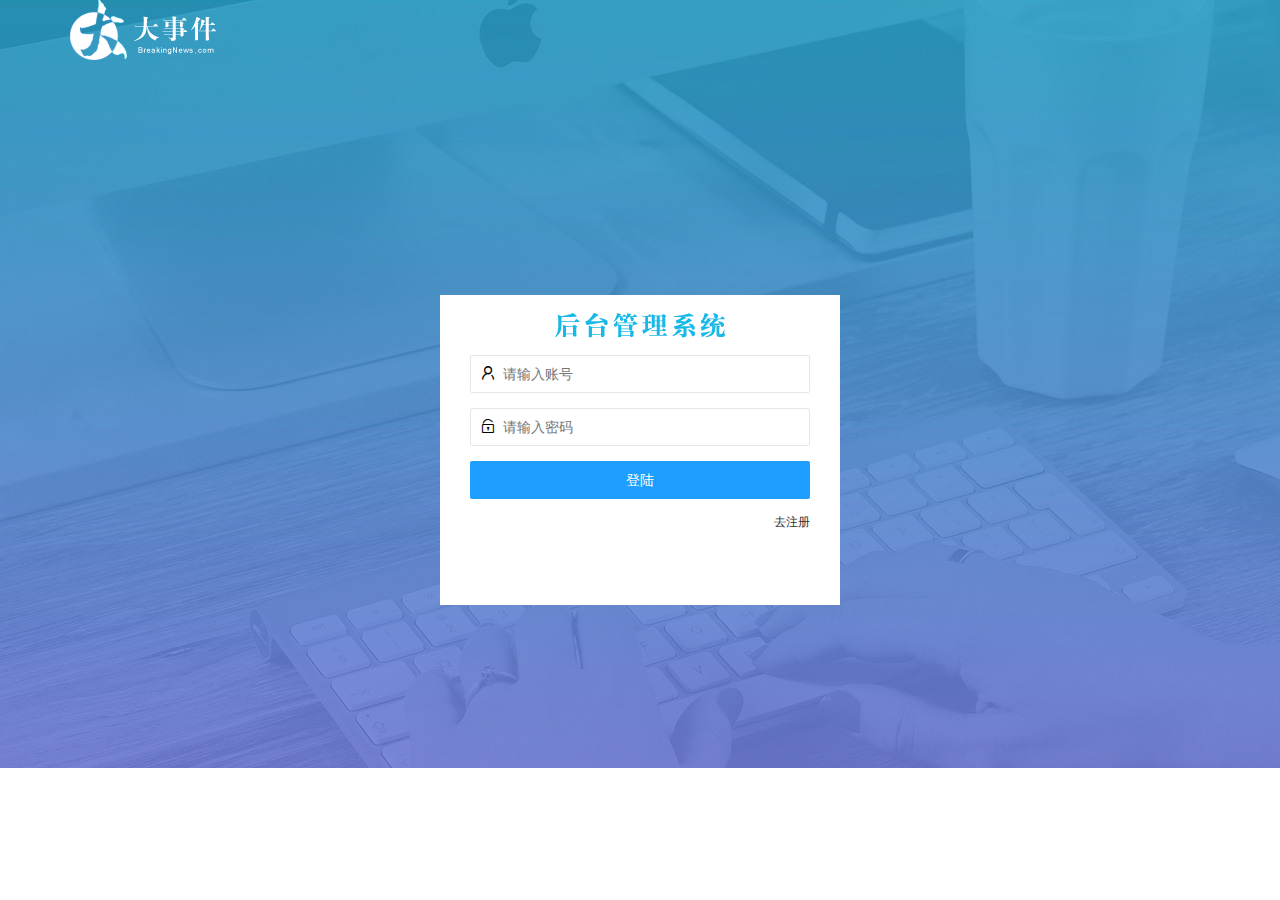
<file: login.html>
<!DOCTYPE html>
<html lang="en">

<head>
    <meta charset="UTF-8">
    <meta http-equiv="X-UA-Compatible" content="IE=edge">
    <meta name="viewport" content="width=device-width, initial-scale=1.0">
    <title>Document</title>
  
    <link rel="stylesheet" href="./assets/lib/layui/css/layui.css">
  <link rel="stylesheet" href="./assets/css/login.css">
</head>


<body>
    <div class="layui-main"><img src="./assets/images/logo.png" alt=""></div>
    <div class="loginregbox">
        <div class="titlebox"></div>
        <!-- 登陆的div login-box -->
        <div class="login_box">
            <form class="layui-form" id="form_login">
                <div class="layui-form-item">
                    <i class="layui-icon layui-icon-username"></i>   
                    <input type="text" name="username" required  lay-verify="required" placeholder="请输入账号"
                        autocomplete="off" class="layui-input">
                </div>
                <div class="layui-form-item">
                    <i class="layui-icon layui-icon-password"></i>   
                    <input type="password" name="password" required lay-verify="required|pwd" placeholder="请输入密码"
                        autocomplete="off" class="layui-input">

                </div>
                <div class="layui-form-item">
                    <button class="layui-btn layui-btn-normal layui-btn layui-btn-fluid" lay-submit>登陆</button>
                </div>

                <div class="layui-form-item links"><a href="#" id="link_reg">去注册</a></div>
            </form>
        </div>
        <!-- 注册的div reg_box -->
        <div class="reg_box">
            <form class="layui-form" id="form_reg">
                <div class="layui-form-item">
                    <i class="layui-icon layui-icon-username"></i>   
                    <input type="text" name="username" required lay-verify="required|pwd" placeholder="请输入账号"
                        autocomplete="off" class="layui-input">
                </div>
                <div class="layui-form-item">
                    <i class="layui-icon layui-icon-password"></i>
                    <input type="password" name="password" required lay-verify="required|pwd" placeholder="请输入密码"
                        autocomplete="off" class="layui-input">

                </div>
                <div class="layui-form-item">
                    <i class="layui-icon layui-icon-password"></i>
                    <input type="text" name="confirmed" required lay-verify="required|repwd" placeholder="再次确认密码"
                        autocomplete="off" class="layui-input">
                </div>
                <div class="layui-form-item">
                    <button class="layui-btn layui-btn-normal layui-btn layui-btn-fluid" lay-submit>注册</button>
                </div>
               
                <div class="layui-form-item links"><a href="#" id="link_login">去登陆</a></div>
            </form>
            
        </div>
    </div>
    <script src="./assets/lib/layui/layui.all.js"></script>
    <script src="./assets/lib/jquery.js"></script>
    <script src="./assets/js/baseAPi.js"></script>
    <script src="./assets/js/login.js"></script>
</body>

</html>
</file>
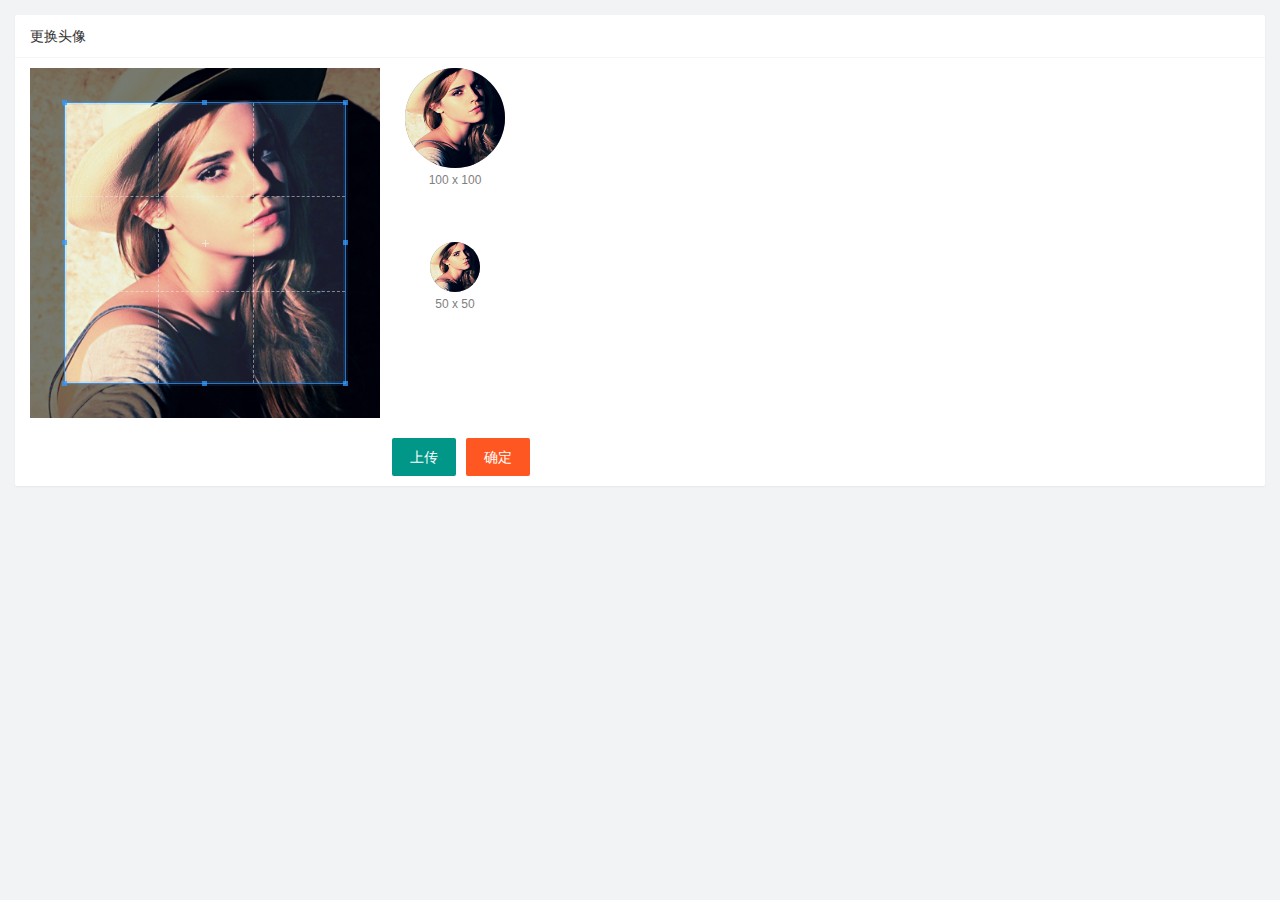
<file:  user/user-avatar.html>
<!DOCTYPE html>
<html lang="en">
<head>
    <meta charset="UTF-8">
    <meta http-equiv="X-UA-Compatible" content="IE=edge">
    <meta name="viewport" content="width=device-width, initial-scale=1.0">
    <title>Document</title>
    <link rel="stylesheet" href="../assets/lib/cropper/cropper.css">
    <link rel="stylesheet" href="../assets/lib/layui/css/layui.css">
</head>
<style>
     .layui-card-body {
     width: 500px;
   }
   
   /* 设置按钮行的样式 */
   .row2 {
     display: flex;
     justify-content: flex-end;
     margin-top: 20px;
   }
   
   /* 设置裁剪区域的样式 */
   .cropper-box {
     width: 350px;
     height: 350px;
     background-color: cyan;
     overflow: hidden;
   }
   
   /* 设置第一个预览区域的样式 */
   .w100 {
     width: 100px;
     height: 100px;
     background-color: gray;
   }
   
   /* 设置第二个预览区域的样式 */
   .w50 {
     width: 50px;
     height: 50px;
     background-color: gray;
     margin-top: 50px;
   }
   
   /* 设置预览区域下方文本的样式 */
   .size {
     font-size: 12px;
     color: gray;
     text-align: center;
   }
   
   /* 设置图片行的样式 */
   .row1 {
     display: flex;
   }
   #file{
    display:none;
   }
   
   /* 设置 preview-box 区域的的样式 */
   .preview-box {
     display: flex;
     flex-direction: column;
     flex: 1;
     align-items: center;
   }
   
   /* 设置 img-preview 区域的样式 */
   .img-preview {
     overflow: hidden;
     border-radius: 50%;
   }
    body,html{
        margin: 0;
        padding: 0;
    }
    body{
        padding: 15px;
        background-color:#f2f3f5;
    }
</style>
<body>
    
    <div class="layui-card">
        <div class="layui-card-header">更换头像</div>
        <div class="layui-card-body">
            
             <!-- 第一行的图片裁剪和预览区域 -->
     <div class="row1">
        <!-- 图片裁剪区域 -->
        <div class="cropper-box">
          <!-- 这个 img 标签很重要，将来会把它初始化为裁剪区域 -->
          <img id="image" src=" /assets/images/sample.jpg" />
        </div>
        <!-- 图片的预览区域 -->
        <div class="preview-box">
          <div>
            <!-- 宽高为 100px 的预览区域 -->
            <div class="img-preview w100"></div>
            <p class="size">100 x 100</p>
          </div>
          <div>
            <!-- 宽高为 50px 的预览区域 -->
            <div class="img-preview w50"></div>
            <p class="size">50 x 50</p>
          </div>
        </div>
      </div>
        <!-- 第二行的按钮区域 -->
    
       <div class="row2">
    
        <input type="file" id="file" accept="image/png/image/jpeg" />
        <button type="button" class="layui-btn" id="btn_file">上传</button>
        <button type="button" class="layui-btn layui-btn-danger" id="upload">确定</button>
      </div>
        </div>
      </div> 
      <script src="../assets/lib/layui/layui.all.js"></script>
      <script src="../assets/lib/jquery.js"></script>
      <script src="../assets/lib/cropper/Cropper.js"></script>
      <script src="../assets/lib/cropper/jquery-cropper.js"></script>
      <script src="../assets/js/baseAPi.js"></script>
      <script src="../assets/js/user_avatar.js"></script>
      
</body>
</html>
</file>
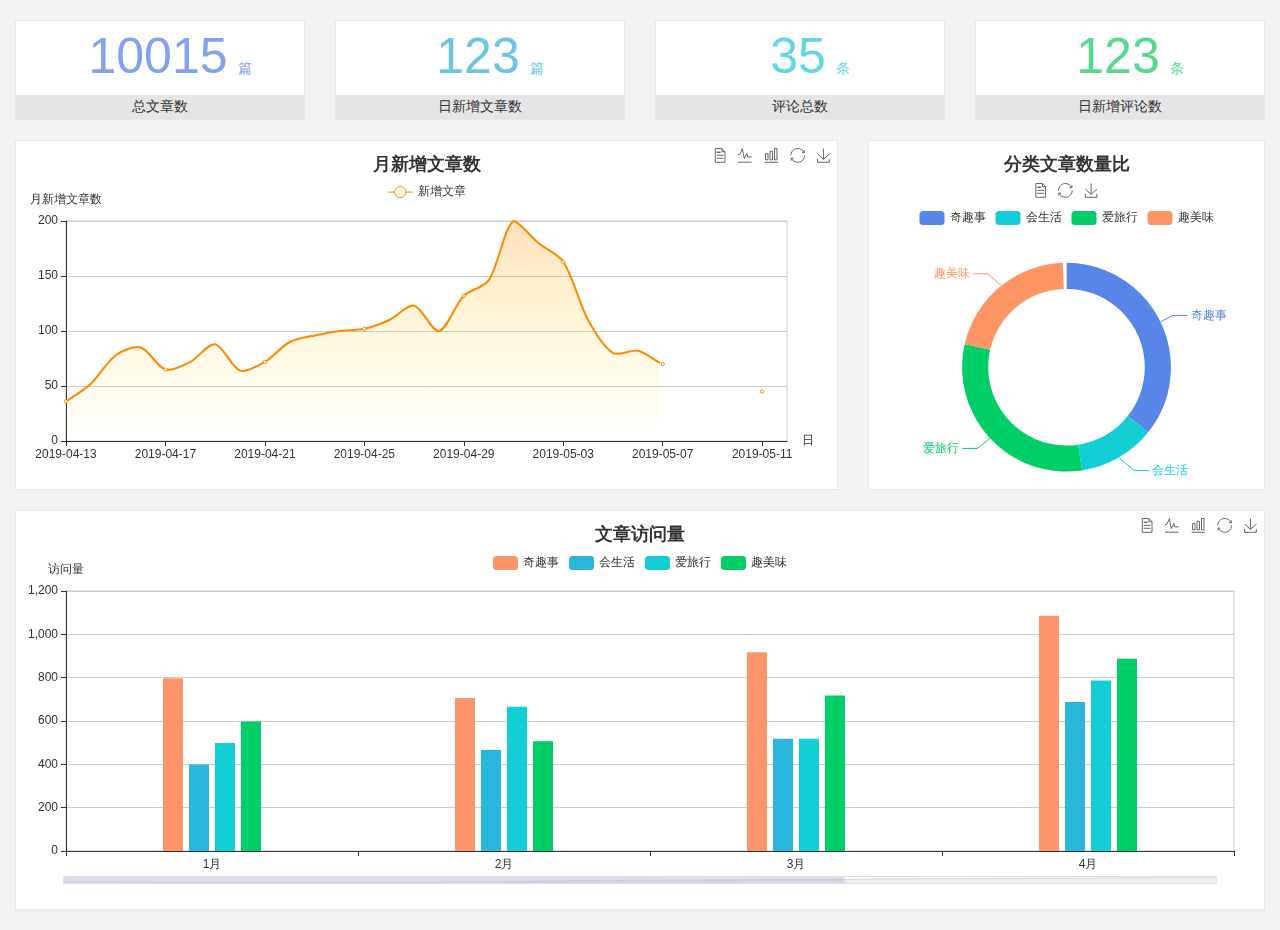
<file: home/dashboard.html>
<!DOCTYPE html>
<html lang="en">

<head>
  <meta charset="UTF-8">
  <meta name="viewport" content="width=device-width, initial-scale=1.0">
  <meta http-equiv="X-UA-Compatible" content="ie=edge">
  <title>图表统计</title>
  <link rel="stylesheet" href="../../assets/lib/bootstrap.css" />
  <link rel="stylesheet" href="../../assets/lib/main.css" />
  <script src="../../assets/lib/jquery.js"></script>
  <script type="text/javascript" src="../../assets/lib/echarts.min.js"></script>
</head>

<body>
  <div class="container-fluid">
    <div class="row spannel_list">
      <div class="col-sm-3 col-xs-6">
        <div class="spannel">
          <em>10015</em><span>篇</span>
          <b>总文章数</b>
        </div>
      </div>
      <div class="col-sm-3 col-xs-6">
        <div class="spannel scolor01">
          <em>123</em><span>篇</span>
          <b>日新增文章数</b>
        </div>
      </div>
      <div class="col-sm-3 col-xs-6">
        <div class="spannel scolor02">
          <em>35</em><span>条</span>
          <b>评论总数</b>
        </div>
      </div>
      <div class="col-sm-3 col-xs-6">
        <div class="spannel scolor03">
          <em>123</em><span>条</span>
          <b>日新增评论数</b>
        </div>
      </div>
    </div>
  </div>

  <div class="container-fluid">
    <div class="row curve-pie">
      <div class="col-lg-8 col-md-8">
        <div class="gragh_pannel" id="curve_show"></div>
      </div>
      <div class="col-lg-4 col-md-4">
        <div class="gragh_pannel" id="pie_show"></div>
      </div>
    </div>
  </div>

  <div class="container-fluid">
    <div class="column_pannel" id="column_show"></div>
  </div>

  <script>
    var oChart = echarts.init(document.getElementById('curve_show'));
    var aList_all = [
      { 'count': 36, 'date': '2019-04-13' },
      { 'count': 52, 'date': '2019-04-14' },
      { 'count': 78, 'date': '2019-04-15' },
      { 'count': 85, 'date': '2019-04-16' },
      { 'count': 65, 'date': '2019-04-17' },
      { 'count': 72, 'date': '2019-04-18' },
      { 'count': 88, 'date': '2019-04-19' },
      { 'count': 64, 'date': '2019-04-20' },
      { 'count': 72, 'date': '2019-04-21' },
      { 'count': 90, 'date': '2019-04-22' },
      { 'count': 96, 'date': '2019-04-23' },
      { 'count': 100, 'date': '2019-04-24' },
      { 'count': 102, 'date': '2019-04-25' },
      { 'count': 110, 'date': '2019-04-26' },
      { 'count': 123, 'date': '2019-04-27' },
      { 'count': 100, 'date': '2019-04-28' },
      { 'count': 132, 'date': '2019-04-29' },
      { 'count': 146, 'date': '2019-04-30' },
      { 'count': 200, 'date': '2019-05-01' },
      { 'count': 180, 'date': '2019-05-02' },
      { 'count': 163, 'date': '2019-05-03' },
      { 'count': 110, 'date': '2019-05-04' },
      { 'count': 80, 'date': '2019-05-05' },
      { 'count': 82, 'date': '2019-05-06' },
      { 'count': 70, 'date': '2019-05-07' },
      { 'count': 65, 'date': '2019-05-08' },
      { 'count': 54, 'date': '2019-05-09' },
      { 'count': 40, 'date': '2019-05-10' },
      { 'count': 45, 'date': '2019-05-11' },
      { 'count': 38, 'date': '2019-05-12' },
    ];

    let aCount = [];
    let aDate = [];

    for (var i = 0; i < aList_all.length; i++) {
      aCount.push(aList_all[i].count);
      aDate.push(aList_all[i].date);
    }

    var chartopt = {
      title: {
        text: '月新增文章数',
        left: 'center',
        top: '10'
      },
      tooltip: {
        trigger: 'axis'
      },
      legend: {
        data: ['新增文章'],
        top: '40'
      },
      toolbox: {
        show: true,
        feature: {
          mark: { show: true },
          dataView: { show: true, readOnly: false },
          magicType: { show: true, type: ['line', 'bar'] },
          restore: { show: true },
          saveAsImage: { show: true }
        }
      },
      calculable: true,
      xAxis: [
        {
          name: '日',
          type: 'category',
          boundaryGap: false,
          data: aDate
        }
      ],
      yAxis: [
        {
          name: '月新增文章数',
          type: 'value'
        }
      ],
      series: [
        {
          name: '新增文章',
          type: 'line',
          smooth: true,
          itemStyle: { normal: { areaStyle: { type: 'default' }, color: '#f80' }, lineStyle: { color: '#f80' } },
          data: aCount
        }],
      areaStyle: {
        normal: {
          color: new echarts.graphic.LinearGradient(0, 0, 0, 1, [{
            offset: 0,
            color: 'rgba(255,136,0,0.39)'
          }, {
            offset: .34,
            color: 'rgba(255,180,0,0.25)'
          }, {
            offset: 1,
            color: 'rgba(255,222,0,0.00)'
          }])

        }
      },
      grid: {
        show: true,
        x: 50,
        x2: 50,
        y: 80,
        height: 220
      }
    };

    oChart.setOption(chartopt);


    var oPie = echarts.init(document.getElementById('pie_show'));
    var oPieopt =
    {
      title: {
        top: 10,
        text: '分类文章数量比',
        x: 'center'
      },
      tooltip: {
        trigger: 'item',
        formatter: "{a} <br/>{b} : {c} ({d}%)"
      },
      color: ['#5885e8', '#13cfd5', '#00ce68', '#ff9565'],
      legend: {
        x: 'center',
        top: 65,
        data: ['奇趣事', '会生活', '爱旅行', '趣美味']
      },
      toolbox: {
        show: true,
        x: 'center',
        top: 35,
        feature: {
          mark: { show: true },
          dataView: { show: true, readOnly: false },
          magicType: {
            show: true,
            type: ['pie', 'funnel'],
            option: {
              funnel: {
                x: '25%',
                width: '50%',
                funnelAlign: 'left',
                max: 1548
              }
            }
          },
          restore: { show: true },
          saveAsImage: { show: true }
        }
      },
      calculable: true,
      series: [
        {
          name: '访问来源',
          type: 'pie',
          radius: ['45%', '60%'],
          center: ['50%', '65%'],
          data: [
            { value: 300, name: '奇趣事' },
            { value: 100, name: '会生活' },
            { value: 260, name: '爱旅行' },
            { value: 180, name: '趣美味' }
          ]
        }
      ]
    };
    oPie.setOption(oPieopt);



    var oColumn = this.echarts.init(document.getElementById('column_show'));
    var oColumnopt =
    {
      title: {
        text: '文章访问量',
        left: 'center',
        top: '10'
      },
      tooltip: {
        trigger: 'axis'
      },
      legend: {
        data: ['奇趣事', '会生活', '爱旅行', '趣美味'],
        top: '40'
      },
      toolbox: {
        show: true,
        feature: {
          mark: { show: true },
          dataView: { show: true, readOnly: false },
          magicType: { show: true, type: ['line', 'bar'] },
          restore: { show: true },
          saveAsImage: { show: true }
        }
      },
      calculable: true,
      xAxis: [
        {
          type: 'category',
          data: ['1月', '2月', '3月', '4月', '5月']
        }
      ],
      yAxis: [
        {
          name: '访问量',
          type: 'value'
        }
      ],
      series: [
        {
          name: '奇趣事',
          type: 'bar',
          barWidth: 20,
          itemStyle: {
            normal: { areaStyle: { type: 'default' }, color: '#fd956a' }
          },
          data: [800, 708, 920, 1090, 1200]
        },
        {
          name: '会生活',
          type: 'bar',
          barWidth: 20,
          itemStyle: {
            normal: { areaStyle: { type: 'default' }, color: '#2bb6db' }
          },
          data: [400, 468, 520, 690, 800]
        },
        {
          name: '爱旅行',
          type: 'bar',
          barWidth: 20,
          itemStyle: {
            normal: { areaStyle: { type: 'default' }, color: '#13cfd5' }
          },
          data: [500, 668, 520, 790, 900]
        },
        {
          name: '趣美味',
          type: 'bar',
          barWidth: 20,
          itemStyle: {
            normal: { areaStyle: { type: 'default' }, color: '#00ce68' }
          },
          data: [600, 508, 720, 890, 1000]
        }
      ],
      grid: {
        show: true,
        x: 50,
        x2: 30,
        y: 80,
        height: 260
      },
      dataZoom: [//给x轴设置滚动条
        {
          start: 0,//默认为0
          end: 100 - 1000 / 31,//默认为100
          type: 'slider',
          show: true,
          xAxisIndex: [0],
          handleSize: 0,//滑动条的 左右2个滑动条的大小
          height: 8,//组件高度
          left: 45, //左边的距离
          right: 50,//右边的距离
          bottom: 26,//右边的距离
          handleColor: '#ddd',//h滑动图标的颜色
          handleStyle: {
            borderColor: "#cacaca",
            borderWidth: "1",
            shadowBlur: 2,
            background: "#ddd",
            shadowColor: "#ddd",
          }
        }]
    };
    oColumn.setOption(oColumnopt);
  </script>
</body>

</html>
</file>
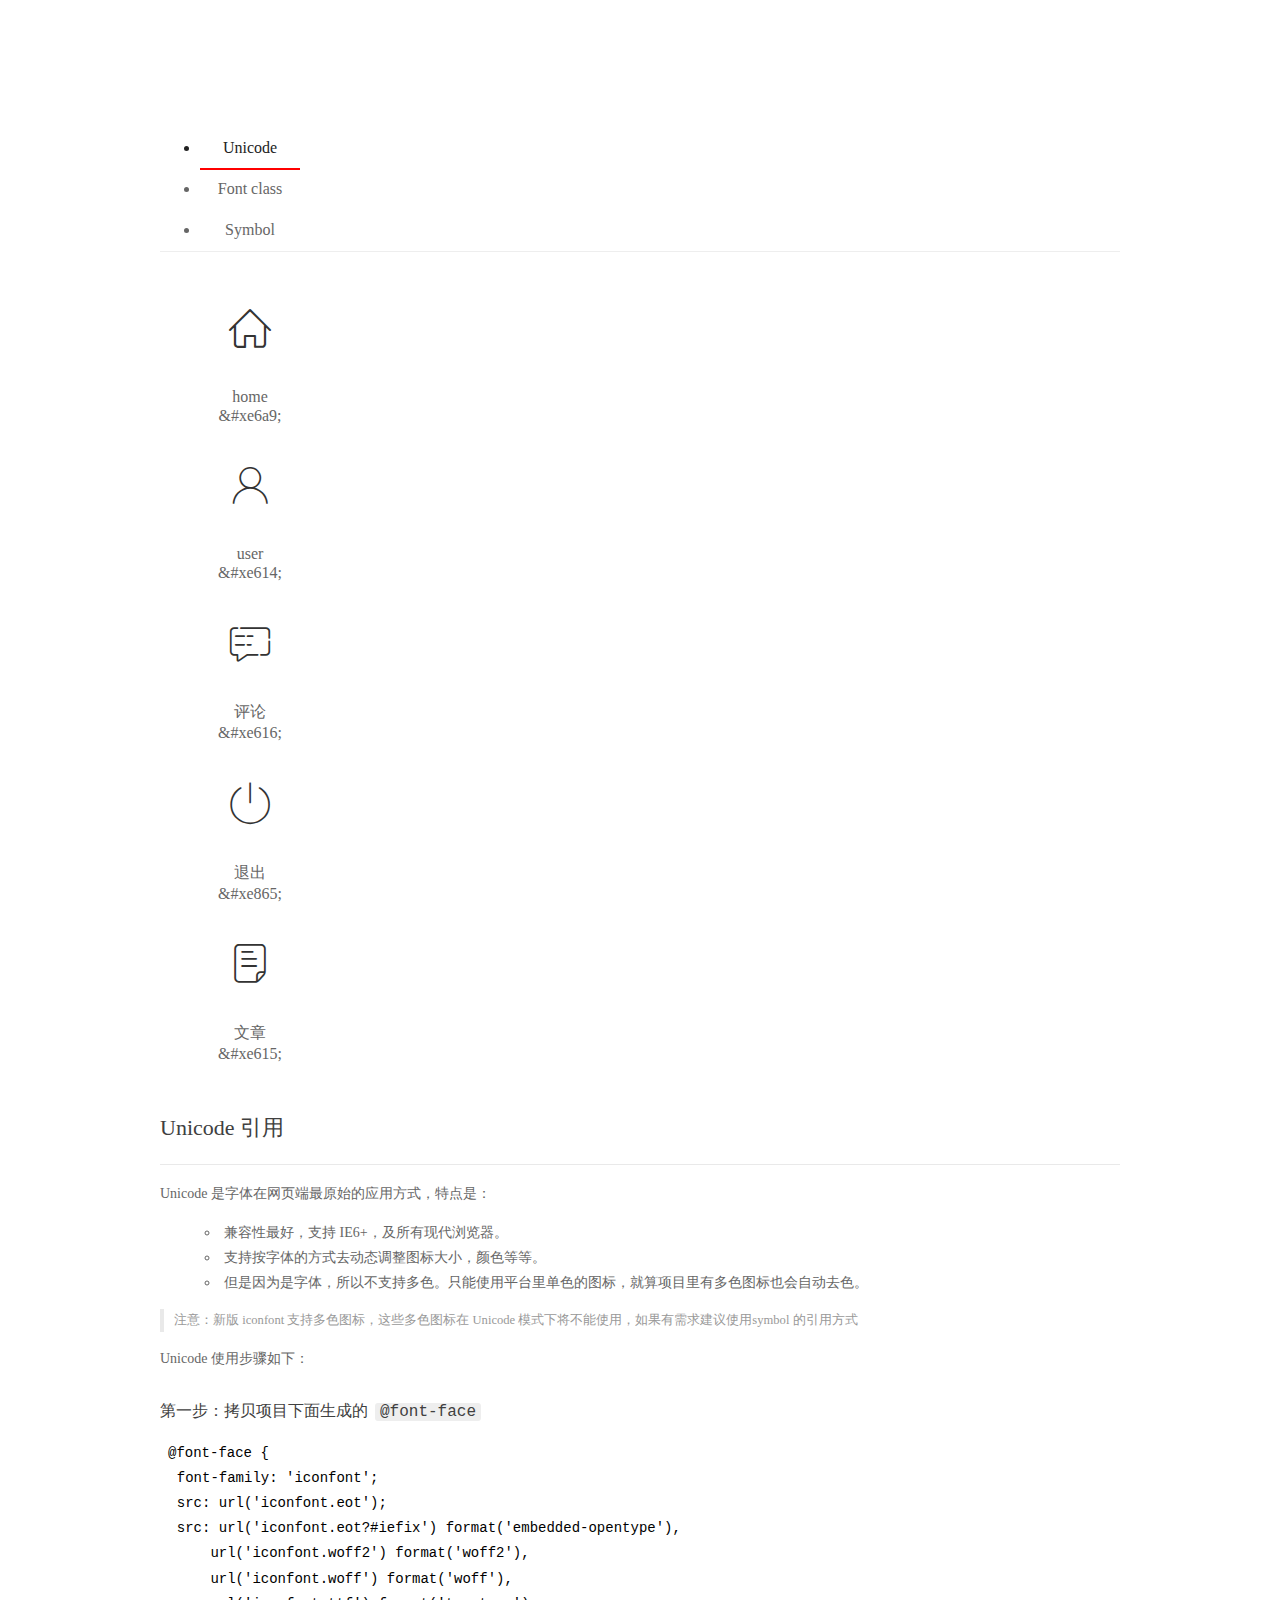
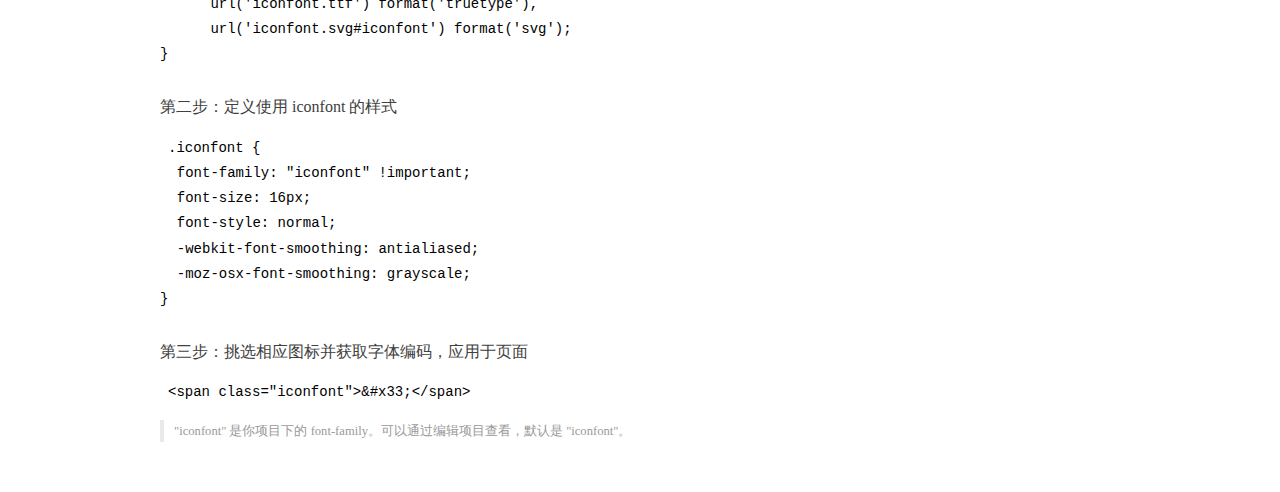
<file: assets/fonts/demo_index.html>
<!DOCTYPE html>
<html>
<head>
  <meta charset="utf-8"/>
  <title>IconFont Demo</title>
  <link rel="shortcut icon" href="https://gtms04.alicdn.com/tps/i4/TB1_oz6GVXXXXaFXpXXJDFnIXXX-64-64.ico" type="image/x-icon"/>
  <link rel="stylesheet" href="https://g.alicdn.com/thx/cube/1.3.2/cube.min.css">
  <link rel="stylesheet" href="demo.css">
  <link rel="stylesheet" href="iconfont.css">
  <script src="iconfont.js"></script>
  <!-- jQuery -->
  <script src="https://a1.alicdn.com/oss/uploads/2018/12/26/7bfddb60-08e8-11e9-9b04-53e73bb6408b.js"></script>
  <!-- 代码高亮 -->
  <script src="https://a1.alicdn.com/oss/uploads/2018/12/26/a3f714d0-08e6-11e9-8a15-ebf944d7534c.js"></script>
</head>
<body>
  <div class="main">
    <h1 class="logo"><a href="https://www.iconfont.cn/" title="iconfont 首页" target="_blank">&#xe86b;</a></h1>
    <div class="nav-tabs">
      <ul id="tabs" class="dib-box">
        <li class="dib active"><span>Unicode</span></li>
        <li class="dib"><span>Font class</span></li>
        <li class="dib"><span>Symbol</span></li>
      </ul>
      
    </div>
    <div class="tab-container">
      <div class="content unicode" style="display: block;">
          <ul class="icon_lists dib-box">
          
            <li class="dib">
              <span class="icon iconfont">&#xe6a9;</span>
                <div class="name">home</div>
                <div class="code-name">&amp;#xe6a9;</div>
              </li>
          
            <li class="dib">
              <span class="icon iconfont">&#xe614;</span>
                <div class="name">user</div>
                <div class="code-name">&amp;#xe614;</div>
              </li>
          
            <li class="dib">
              <span class="icon iconfont">&#xe616;</span>
                <div class="name">评论</div>
                <div class="code-name">&amp;#xe616;</div>
              </li>
          
            <li class="dib">
              <span class="icon iconfont">&#xe865;</span>
                <div class="name">退出</div>
                <div class="code-name">&amp;#xe865;</div>
              </li>
          
            <li class="dib">
              <span class="icon iconfont">&#xe615;</span>
                <div class="name">文章</div>
                <div class="code-name">&amp;#xe615;</div>
              </li>
          
          </ul>
          <div class="article markdown">
          <h2 id="unicode-">Unicode 引用</h2>
          <hr>

          <p>Unicode 是字体在网页端最原始的应用方式，特点是：</p>
          <ul>
            <li>兼容性最好，支持 IE6+，及所有现代浏览器。</li>
            <li>支持按字体的方式去动态调整图标大小，颜色等等。</li>
            <li>但是因为是字体，所以不支持多色。只能使用平台里单色的图标，就算项目里有多色图标也会自动去色。</li>
          </ul>
          <blockquote>
            <p>注意：新版 iconfont 支持多色图标，这些多色图标在 Unicode 模式下将不能使用，如果有需求建议使用symbol 的引用方式</p>
          </blockquote>
          <p>Unicode 使用步骤如下：</p>
          <h3 id="-font-face">第一步：拷贝项目下面生成的 <code>@font-face</code></h3>
<pre><code class="language-css"
>@font-face {
  font-family: 'iconfont';
  src: url('iconfont.eot');
  src: url('iconfont.eot?#iefix') format('embedded-opentype'),
      url('iconfont.woff2') format('woff2'),
      url('iconfont.woff') format('woff'),
      url('iconfont.ttf') format('truetype'),
      url('iconfont.svg#iconfont') format('svg');
}
</code></pre>
          <h3 id="-iconfont-">第二步：定义使用 iconfont 的样式</h3>
<pre><code class="language-css"
>.iconfont {
  font-family: "iconfont" !important;
  font-size: 16px;
  font-style: normal;
  -webkit-font-smoothing: antialiased;
  -moz-osx-font-smoothing: grayscale;
}
</code></pre>
          <h3 id="-">第三步：挑选相应图标并获取字体编码，应用于页面</h3>
<pre>
<code class="language-html"
>&lt;span class="iconfont"&gt;&amp;#x33;&lt;/span&gt;
</code></pre>
          <blockquote>
            <p>"iconfont" 是你项目下的 font-family。可以通过编辑项目查看，默认是 "iconfont"。</p>
          </blockquote>
          </div>
      </div>
      <div class="content font-class">
        <ul class="icon_lists dib-box">
          
          <li class="dib">
            <span class="icon iconfont icon-home"></span>
            <div class="name">
              home
            </div>
            <div class="code-name">.icon-home
            </div>
          </li>
          
          <li class="dib">
            <span class="icon iconfont icon-user"></span>
            <div class="name">
              user
            </div>
            <div class="code-name">.icon-user
            </div>
          </li>
          
          <li class="dib">
            <span class="icon iconfont icon-pinglun"></span>
            <div class="name">
              评论
            </div>
            <div class="code-name">.icon-pinglun
            </div>
          </li>
          
          <li class="dib">
            <span class="icon iconfont icon-tuichu"></span>
            <div class="name">
              退出
            </div>
            <div class="code-name">.icon-tuichu
            </div>
          </li>
          
          <li class="dib">
            <span class="icon iconfont icon-16"></span>
            <div class="name">
              文章
            </div>
            <div class="code-name">.icon-16
            </div>
          </li>
          
        </ul>
        <div class="article markdown">
        <h2 id="font-class-">font-class 引用</h2>
        <hr>

        <p>font-class 是 Unicode 使用方式的一种变种，主要是解决 Unicode 书写不直观，语意不明确的问题。</p>
        <p>与 Unicode 使用方式相比，具有如下特点：</p>
        <ul>
          <li>兼容性良好，支持 IE8+，及所有现代浏览器。</li>
          <li>相比于 Unicode 语意明确，书写更直观。可以很容易分辨这个 icon 是什么。</li>
          <li>因为使用 class 来定义图标，所以当要替换图标时，只需要修改 class 里面的 Unicode 引用。</li>
          <li>不过因为本质上还是使用的字体，所以多色图标还是不支持的。</li>
        </ul>
        <p>使用步骤如下：</p>
        <h3 id="-fontclass-">第一步：引入项目下面生成的 fontclass 代码：</h3>
<pre><code class="language-html">&lt;link rel="stylesheet" href="./iconfont.css"&gt;
</code></pre>
        <h3 id="-">第二步：挑选相应图标并获取类名，应用于页面：</h3>
<pre><code class="language-html">&lt;span class="iconfont icon-xxx"&gt;&lt;/span&gt;
</code></pre>
        <blockquote>
          <p>"
            iconfont" 是你项目下的 font-family。可以通过编辑项目查看，默认是 "iconfont"。</p>
        </blockquote>
      </div>
      </div>
      <div class="content symbol">
          <ul class="icon_lists dib-box">
          
            <li class="dib">
                <svg class="icon svg-icon" aria-hidden="true">
                  <use xlink:href="#icon-home"></use>
                </svg>
                <div class="name">home</div>
                <div class="code-name">#icon-home</div>
            </li>
          
            <li class="dib">
                <svg class="icon svg-icon" aria-hidden="true">
                  <use xlink:href="#icon-user"></use>
                </svg>
                <div class="name">user</div>
                <div class="code-name">#icon-user</div>
            </li>
          
            <li class="dib">
                <svg class="icon svg-icon" aria-hidden="true">
                  <use xlink:href="#icon-pinglun"></use>
                </svg>
                <div class="name">评论</div>
                <div class="code-name">#icon-pinglun</div>
            </li>
          
            <li class="dib">
                <svg class="icon svg-icon" aria-hidden="true">
                  <use xlink:href="#icon-tuichu"></use>
                </svg>
                <div class="name">退出</div>
                <div class="code-name">#icon-tuichu</div>
            </li>
          
            <li class="dib">
                <svg class="icon svg-icon" aria-hidden="true">
                  <use xlink:href="#icon-16"></use>
                </svg>
                <div class="name">文章</div>
                <div class="code-name">#icon-16</div>
            </li>
          
          </ul>
          <div class="article markdown">
          <h2 id="symbol-">Symbol 引用</h2>
          <hr>

          <p>这是一种全新的使用方式，应该说这才是未来的主流，也是平台目前推荐的用法。相关介绍可以参考这篇<a href="">文章</a>
            这种用法其实是做了一个 SVG 的集合，与另外两种相比具有如下特点：</p>
          <ul>
            <li>支持多色图标了，不再受单色限制。</li>
            <li>通过一些技巧，支持像字体那样，通过 <code>font-size</code>, <code>color</code> 来调整样式。</li>
            <li>兼容性较差，支持 IE9+，及现代浏览器。</li>
            <li>浏览器渲染 SVG 的性能一般，还不如 png。</li>
          </ul>
          <p>使用步骤如下：</p>
          <h3 id="-symbol-">第一步：引入项目下面生成的 symbol 代码：</h3>
<pre><code class="language-html">&lt;script src="./iconfont.js"&gt;&lt;/script&gt;
</code></pre>
          <h3 id="-css-">第二步：加入通用 CSS 代码（引入一次就行）：</h3>
<pre><code class="language-html">&lt;style&gt;
.icon {
  width: 1em;
  height: 1em;
  vertical-align: -0.15em;
  fill: currentColor;
  overflow: hidden;
}
&lt;/style&gt;
</code></pre>
          <h3 id="-">第三步：挑选相应图标并获取类名，应用于页面：</h3>
<pre><code class="language-html">&lt;svg class="icon" aria-hidden="true"&gt;
  &lt;use xlink:href="#icon-xxx"&gt;&lt;/use&gt;
&lt;/svg&gt;
</code></pre>
          </div>
      </div>

    </div>
  </div>
  <script>
  $(document).ready(function () {
      $('.tab-container .content:first').show()

      $('#tabs li').click(function (e) {
        var tabContent = $('.tab-container .content')
        var index = $(this).index()

        if ($(this).hasClass('active')) {
          return
        } else {
          $('#tabs li').removeClass('active')
          $(this).addClass('active')

          tabContent.hide().eq(index).fadeIn()
        }
      })
    })
  </script>
</body>
</html>
</file>
<file: assets/lib/layui/css/layui.css>
/** layui-v2.5.5 MIT License By https://www.layui.com */
 .layui-inline,img{display:inline-block;vertical-align:middle}h1,h2,h3,h4,h5,h6{font-weight:400}.layui-edge,.layui-header,.layui-inline,.layui-main{position:relative}.layui-body,.layui-edge,.layui-elip{overflow:hidden}.layui-btn,.layui-edge,.layui-inline,img{vertical-align:middle}.layui-btn,.layui-disabled,.layui-icon,.layui-unselect{-moz-user-select:none;-webkit-user-select:none;-ms-user-select:none}.layui-elip,.layui-form-checkbox span,.layui-form-pane .layui-form-label{text-overflow:ellipsis;white-space:nowrap}.layui-breadcrumb,.layui-tree-btnGroup{visibility:hidden}blockquote,body,button,dd,div,dl,dt,form,h1,h2,h3,h4,h5,h6,input,li,ol,p,pre,td,textarea,th,ul{margin:0;padding:0;-webkit-tap-highlight-color:rgba(0,0,0,0)}a:active,a:hover{outline:0}img{border:none}li{list-style:none}table{border-collapse:collapse;border-spacing:0}h4,h5,h6{font-size:100%}button,input,optgroup,option,select,textarea{font-family:inherit;font-size:inherit;font-style:inherit;font-weight:inherit;outline:0}pre{white-space:pre-wrap;white-space:-moz-pre-wrap;white-space:-pre-wrap;white-space:-o-pre-wrap;word-wrap:break-word}body{line-height:24px;font:14px Helvetica Neue,Helvetica,PingFang SC,Tahoma,Arial,sans-serif}hr{height:1px;margin:10px 0;border:0;clear:both}a{color:#333;text-decoration:none}a:hover{color:#777}a cite{font-style:normal;*cursor:pointer}.layui-border-box,.layui-border-box *{box-sizing:border-box}.layui-box,.layui-box *{box-sizing:content-box}.layui-clear{clear:both;*zoom:1}.layui-clear:after{content:'\20';clear:both;*zoom:1;display:block;height:0}.layui-inline{*display:inline;*zoom:1}.layui-edge{display:inline-block;width:0;height:0;border-width:6px;border-style:dashed;border-color:transparent}.layui-edge-top{top:-4px;border-bottom-color:#999;border-bottom-style:solid}.layui-edge-right{border-left-color:#999;border-left-style:solid}.layui-edge-bottom{top:2px;border-top-color:#999;border-top-style:solid}.layui-edge-left{border-right-color:#999;border-right-style:solid}.layui-disabled,.layui-disabled:hover{color:#d2d2d2!important;cursor:not-allowed!important}.layui-circle{border-radius:100%}.layui-show{display:block!important}.layui-hide{display:none!important}@font-face{font-family:layui-icon;src:url(../font/iconfont.eot?v=250);src:url(../font/iconfont.eot?v=250#iefix) format('embedded-opentype'),url(../font/iconfont.woff2?v=250) format('woff2'),url(../font/iconfont.woff?v=250) format('woff'),url(../font/iconfont.ttf?v=250) format('truetype'),url(../font/iconfont.svg?v=250#layui-icon) format('svg')}.layui-icon{font-family:layui-icon!important;font-size:16px;font-style:normal;-webkit-font-smoothing:antialiased;-moz-osx-font-smoothing:grayscale}.layui-icon-reply-fill:before{content:"\e611"}.layui-icon-set-fill:before{content:"\e614"}.layui-icon-menu-fill:before{content:"\e60f"}.layui-icon-search:before{content:"\e615"}.layui-icon-share:before{content:"\e641"}.layui-icon-set-sm:before{content:"\e620"}.layui-icon-engine:before{content:"\e628"}.layui-icon-close:before{content:"\1006"}.layui-icon-close-fill:before{content:"\1007"}.layui-icon-chart-screen:before{content:"\e629"}.layui-icon-star:before{content:"\e600"}.layui-icon-circle-dot:before{content:"\e617"}.layui-icon-chat:before{content:"\e606"}.layui-icon-release:before{content:"\e609"}.layui-icon-list:before{content:"\e60a"}.layui-icon-chart:before{content:"\e62c"}.layui-icon-ok-circle:before{content:"\1005"}.layui-icon-layim-theme:before{content:"\e61b"}.layui-icon-table:before{content:"\e62d"}.layui-icon-right:before{content:"\e602"}.layui-icon-left:before{content:"\e603"}.layui-icon-cart-simple:before{content:"\e698"}.layui-icon-face-cry:before{content:"\e69c"}.layui-icon-face-smile:before{content:"\e6af"}.layui-icon-survey:before{content:"\e6b2"}.layui-icon-tree:before{content:"\e62e"}.layui-icon-upload-circle:before{content:"\e62f"}.layui-icon-add-circle:before{content:"\e61f"}.layui-icon-download-circle:before{content:"\e601"}.layui-icon-templeate-1:before{content:"\e630"}.layui-icon-util:before{content:"\e631"}.layui-icon-face-surprised:before{content:"\e664"}.layui-icon-edit:before{content:"\e642"}.layui-icon-speaker:before{content:"\e645"}.layui-icon-down:before{content:"\e61a"}.layui-icon-file:before{content:"\e621"}.layui-icon-layouts:before{content:"\e632"}.layui-icon-rate-half:before{content:"\e6c9"}.layui-icon-add-circle-fine:before{content:"\e608"}.layui-icon-prev-circle:before{content:"\e633"}.layui-icon-read:before{content:"\e705"}.layui-icon-404:before{content:"\e61c"}.layui-icon-carousel:before{content:"\e634"}.layui-icon-help:before{content:"\e607"}.layui-icon-code-circle:before{content:"\e635"}.layui-icon-water:before{content:"\e636"}.layui-icon-username:before{content:"\e66f"}.layui-icon-find-fill:before{content:"\e670"}.layui-icon-about:before{content:"\e60b"}.layui-icon-location:before{content:"\e715"}.layui-icon-up:before{content:"\e619"}.layui-icon-pause:before{content:"\e651"}.layui-icon-date:before{content:"\e637"}.layui-icon-layim-uploadfile:before{content:"\e61d"}.layui-icon-delete:before{content:"\e640"}.layui-icon-play:before{content:"\e652"}.layui-icon-top:before{content:"\e604"}.layui-icon-friends:before{content:"\e612"}.layui-icon-refresh-3:before{content:"\e9aa"}.layui-icon-ok:before{content:"\e605"}.layui-icon-layer:before{content:"\e638"}.layui-icon-face-smile-fine:before{content:"\e60c"}.layui-icon-dollar:before{content:"\e659"}.layui-icon-group:before{content:"\e613"}.layui-icon-layim-download:before{content:"\e61e"}.layui-icon-picture-fine:before{content:"\e60d"}.layui-icon-link:before{content:"\e64c"}.layui-icon-diamond:before{content:"\e735"}.layui-icon-log:before{content:"\e60e"}.layui-icon-rate-solid:before{content:"\e67a"}.layui-icon-fonts-del:before{content:"\e64f"}.layui-icon-unlink:before{content:"\e64d"}.layui-icon-fonts-clear:before{content:"\e639"}.layui-icon-triangle-r:before{content:"\e623"}.layui-icon-circle:before{content:"\e63f"}.layui-icon-radio:before{content:"\e643"}.layui-icon-align-center:before{content:"\e647"}.layui-icon-align-right:before{content:"\e648"}.layui-icon-align-left:before{content:"\e649"}.layui-icon-loading-1:before{content:"\e63e"}.layui-icon-return:before{content:"\e65c"}.layui-icon-fonts-strong:before{content:"\e62b"}.layui-icon-upload:before{content:"\e67c"}.layui-icon-dialogue:before{content:"\e63a"}.layui-icon-video:before{content:"\e6ed"}.layui-icon-headset:before{content:"\e6fc"}.layui-icon-cellphone-fine:before{content:"\e63b"}.layui-icon-add-1:before{content:"\e654"}.layui-icon-face-smile-b:before{content:"\e650"}.layui-icon-fonts-html:before{content:"\e64b"}.layui-icon-form:before{content:"\e63c"}.layui-icon-cart:before{content:"\e657"}.layui-icon-camera-fill:before{content:"\e65d"}.layui-icon-tabs:before{content:"\e62a"}.layui-icon-fonts-code:before{content:"\e64e"}.layui-icon-fire:before{content:"\e756"}.layui-icon-set:before{content:"\e716"}.layui-icon-fonts-u:before{content:"\e646"}.layui-icon-triangle-d:before{content:"\e625"}.layui-icon-tips:before{content:"\e702"}.layui-icon-picture:before{content:"\e64a"}.layui-icon-more-vertical:before{content:"\e671"}.layui-icon-flag:before{content:"\e66c"}.layui-icon-loading:before{content:"\e63d"}.layui-icon-fonts-i:before{content:"\e644"}.layui-icon-refresh-1:before{content:"\e666"}.layui-icon-rmb:before{content:"\e65e"}.layui-icon-home:before{content:"\e68e"}.layui-icon-user:before{content:"\e770"}.layui-icon-notice:before{content:"\e667"}.layui-icon-login-weibo:before{content:"\e675"}.layui-icon-voice:before{content:"\e688"}.layui-icon-upload-drag:before{content:"\e681"}.layui-icon-login-qq:before{content:"\e676"}.layui-icon-snowflake:before{content:"\e6b1"}.layui-icon-file-b:before{content:"\e655"}.layui-icon-template:before{content:"\e663"}.layui-icon-auz:before{content:"\e672"}.layui-icon-console:before{content:"\e665"}.layui-icon-app:before{content:"\e653"}.layui-icon-prev:before{content:"\e65a"}.layui-icon-website:before{content:"\e7ae"}.layui-icon-next:before{content:"\e65b"}.layui-icon-component:before{content:"\e857"}.layui-icon-more:before{content:"\e65f"}.layui-icon-login-wechat:before{content:"\e677"}.layui-icon-shrink-right:before{content:"\e668"}.layui-icon-spread-left:before{content:"\e66b"}.layui-icon-camera:before{content:"\e660"}.layui-icon-note:before{content:"\e66e"}.layui-icon-refresh:before{content:"\e669"}.layui-icon-female:before{content:"\e661"}.layui-icon-male:before{content:"\e662"}.layui-icon-password:before{content:"\e673"}.layui-icon-senior:before{content:"\e674"}.layui-icon-theme:before{content:"\e66a"}.layui-icon-tread:before{content:"\e6c5"}.layui-icon-praise:before{content:"\e6c6"}.layui-icon-star-fill:before{content:"\e658"}.layui-icon-rate:before{content:"\e67b"}.layui-icon-template-1:before{content:"\e656"}.layui-icon-vercode:before{content:"\e679"}.layui-icon-cellphone:before{content:"\e678"}.layui-icon-screen-full:before{content:"\e622"}.layui-icon-screen-restore:before{content:"\e758"}.layui-icon-cols:before{content:"\e610"}.layui-icon-export:before{content:"\e67d"}.layui-icon-print:before{content:"\e66d"}.layui-icon-slider:before{content:"\e714"}.layui-icon-addition:before{content:"\e624"}.layui-icon-subtraction:before{content:"\e67e"}.layui-icon-service:before{content:"\e626"}.layui-icon-transfer:before{content:"\e691"}.layui-main{width:1140px;margin:0 auto}.layui-header{z-index:1000;height:60px}.layui-header a:hover{transition:all .5s;-webkit-transition:all .5s}.layui-side{position:fixed;left:0;top:0;bottom:0;z-index:999;width:200px;overflow-x:hidden}.layui-side-scroll{position:relative;width:220px;height:100%;overflow-x:hidden}.layui-body{position:absolute;left:200px;right:0;top:0;bottom:0;z-index:998;width:auto;overflow-y:auto;box-sizing:border-box}.layui-layout-body{overflow:hidden}.layui-layout-admin .layui-header{background-color:#23262E}.layui-layout-admin .layui-side{top:60px;width:200px;overflow-x:hidden}.layui-layout-admin .layui-body{position:fixed;top:60px;bottom:44px}.layui-layout-admin .layui-main{width:auto;margin:0 15px}.layui-layout-admin .layui-footer{position:fixed;left:200px;right:0;bottom:0;height:44px;line-height:44px;padding:0 15px;background-color:#eee}.layui-layout-admin .layui-logo{position:absolute;left:0;top:0;width:200px;height:100%;line-height:60px;text-align:center;color:#009688;font-size:16px}.layui-layout-admin .layui-header .layui-nav{background:0 0}.layui-layout-left{position:absolute!important;left:200px;top:0}.layui-layout-right{position:absolute!important;right:0;top:0}.layui-container{position:relative;margin:0 auto;padding:0 15px;box-sizing:border-box}.layui-fluid{position:relative;margin:0 auto;padding:0 15px}.layui-row:after,.layui-row:before{content:'';display:block;clear:both}.layui-col-lg1,.layui-col-lg10,.layui-col-lg11,.layui-col-lg12,.layui-col-lg2,.layui-col-lg3,.layui-col-lg4,.layui-col-lg5,.layui-col-lg6,.layui-col-lg7,.layui-col-lg8,.layui-col-lg9,.layui-col-md1,.layui-col-md10,.layui-col-md11,.layui-col-md12,.layui-col-md2,.layui-col-md3,.layui-col-md4,.layui-col-md5,.layui-col-md6,.layui-col-md7,.layui-col-md8,.layui-col-md9,.layui-col-sm1,.layui-col-sm10,.layui-col-sm11,.layui-col-sm12,.layui-col-sm2,.layui-col-sm3,.layui-col-sm4,.layui-col-sm5,.layui-col-sm6,.layui-col-sm7,.layui-col-sm8,.layui-col-sm9,.layui-col-xs1,.layui-col-xs10,.layui-col-xs11,.layui-col-xs12,.layui-col-xs2,.layui-col-xs3,.layui-col-xs4,.layui-col-xs5,.layui-col-xs6,.layui-col-xs7,.layui-col-xs8,.layui-col-xs9{position:relative;display:block;box-sizing:border-box}.layui-col-xs1,.layui-col-xs10,.layui-col-xs11,.layui-col-xs12,.layui-col-xs2,.layui-col-xs3,.layui-col-xs4,.layui-col-xs5,.layui-col-xs6,.layui-col-xs7,.layui-col-xs8,.layui-col-xs9{float:left}.layui-col-xs1{width:8.33333333%}.layui-col-xs2{width:16.66666667%}.layui-col-xs3{width:25%}.layui-col-xs4{width:33.33333333%}.layui-col-xs5{width:41.66666667%}.layui-col-xs6{width:50%}.layui-col-xs7{width:58.33333333%}.layui-col-xs8{width:66.66666667%}.layui-col-xs9{width:75%}.layui-col-xs10{width:83.33333333%}.layui-col-xs11{width:91.66666667%}.layui-col-xs12{width:100%}.layui-col-xs-offset1{margin-left:8.33333333%}.layui-col-xs-offset2{margin-left:16.66666667%}.layui-col-xs-offset3{margin-left:25%}.layui-col-xs-offset4{margin-left:33.33333333%}.layui-col-xs-offset5{margin-left:41.66666667%}.layui-col-xs-offset6{margin-left:50%}.layui-col-xs-offset7{margin-left:58.33333333%}.layui-col-xs-offset8{margin-left:66.66666667%}.layui-col-xs-offset9{margin-left:75%}.layui-col-xs-offset10{margin-left:83.33333333%}.layui-col-xs-offset11{margin-left:91.66666667%}.layui-col-xs-offset12{margin-left:100%}@media screen and (max-width:768px){.layui-hide-xs{display:none!important}.layui-show-xs-block{display:block!important}.layui-show-xs-inline{display:inline!important}.layui-show-xs-inline-block{display:inline-block!important}}@media screen and (min-width:768px){.layui-container{width:750px}.layui-hide-sm{display:none!important}.layui-show-sm-block{display:block!important}.layui-show-sm-inline{display:inline!important}.layui-show-sm-inline-block{display:inline-block!important}.layui-col-sm1,.layui-col-sm10,.layui-col-sm11,.layui-col-sm12,.layui-col-sm2,.layui-col-sm3,.layui-col-sm4,.layui-col-sm5,.layui-col-sm6,.layui-col-sm7,.layui-col-sm8,.layui-col-sm9{float:left}.layui-col-sm1{width:8.33333333%}.layui-col-sm2{width:16.66666667%}.layui-col-sm3{width:25%}.layui-col-sm4{width:33.33333333%}.layui-col-sm5{width:41.66666667%}.layui-col-sm6{width:50%}.layui-col-sm7{width:58.33333333%}.layui-col-sm8{width:66.66666667%}.layui-col-sm9{width:75%}.layui-col-sm10{width:83.33333333%}.layui-col-sm11{width:91.66666667%}.layui-col-sm12{width:100%}.layui-col-sm-offset1{margin-left:8.33333333%}.layui-col-sm-offset2{margin-left:16.66666667%}.layui-col-sm-offset3{margin-left:25%}.layui-col-sm-offset4{margin-left:33.33333333%}.layui-col-sm-offset5{margin-left:41.66666667%}.layui-col-sm-offset6{margin-left:50%}.layui-col-sm-offset7{margin-left:58.33333333%}.layui-col-sm-offset8{margin-left:66.66666667%}.layui-col-sm-offset9{margin-left:75%}.layui-col-sm-offset10{margin-left:83.33333333%}.layui-col-sm-offset11{margin-left:91.66666667%}.layui-col-sm-offset12{margin-left:100%}}@media screen and (min-width:992px){.layui-container{width:970px}.layui-hide-md{display:none!important}.layui-show-md-block{display:block!important}.layui-show-md-inline{display:inline!important}.layui-show-md-inline-block{display:inline-block!important}.layui-col-md1,.layui-col-md10,.layui-col-md11,.layui-col-md12,.layui-col-md2,.layui-col-md3,.layui-col-md4,.layui-col-md5,.layui-col-md6,.layui-col-md7,.layui-col-md8,.layui-col-md9{float:left}.layui-col-md1{width:8.33333333%}.layui-col-md2{width:16.66666667%}.layui-col-md3{width:25%}.layui-col-md4{width:33.33333333%}.layui-col-md5{width:41.66666667%}.layui-col-md6{width:50%}.layui-col-md7{width:58.33333333%}.layui-col-md8{width:66.66666667%}.layui-col-md9{width:75%}.layui-col-md10{width:83.33333333%}.layui-col-md11{width:91.66666667%}.layui-col-md12{width:100%}.layui-col-md-offset1{margin-left:8.33333333%}.layui-col-md-offset2{margin-left:16.66666667%}.layui-col-md-offset3{margin-left:25%}.layui-col-md-offset4{margin-left:33.33333333%}.layui-col-md-offset5{margin-left:41.66666667%}.layui-col-md-offset6{margin-left:50%}.layui-col-md-offset7{margin-left:58.33333333%}.layui-col-md-offset8{margin-left:66.66666667%}.layui-col-md-offset9{margin-left:75%}.layui-col-md-offset10{margin-left:83.33333333%}.layui-col-md-offset11{margin-left:91.66666667%}.layui-col-md-offset12{margin-left:100%}}@media screen and (min-width:1200px){.layui-container{width:1170px}.layui-hide-lg{display:none!important}.layui-show-lg-block{display:block!important}.layui-show-lg-inline{display:inline!important}.layui-show-lg-inline-block{display:inline-block!important}.layui-col-lg1,.layui-col-lg10,.layui-col-lg11,.layui-col-lg12,.layui-col-lg2,.layui-col-lg3,.layui-col-lg4,.layui-col-lg5,.layui-col-lg6,.layui-col-lg7,.layui-col-lg8,.layui-col-lg9{float:left}.layui-col-lg1{width:8.33333333%}.layui-col-lg2{width:16.66666667%}.layui-col-lg3{width:25%}.layui-col-lg4{width:33.33333333%}.layui-col-lg5{width:41.66666667%}.layui-col-lg6{width:50%}.layui-col-lg7{width:58.33333333%}.layui-col-lg8{width:66.66666667%}.layui-col-lg9{width:75%}.layui-col-lg10{width:83.33333333%}.layui-col-lg11{width:91.66666667%}.layui-col-lg12{width:100%}.layui-col-lg-offset1{margin-left:8.33333333%}.layui-col-lg-offset2{margin-left:16.66666667%}.layui-col-lg-offset3{margin-left:25%}.layui-col-lg-offset4{margin-left:33.33333333%}.layui-col-lg-offset5{margin-left:41.66666667%}.layui-col-lg-offset6{margin-left:50%}.layui-col-lg-offset7{margin-left:58.33333333%}.layui-col-lg-offset8{margin-left:66.66666667%}.layui-col-lg-offset9{margin-left:75%}.layui-col-lg-offset10{margin-left:83.33333333%}.layui-col-lg-offset11{margin-left:91.66666667%}.layui-col-lg-offset12{margin-left:100%}}.layui-col-space1{margin:-.5px}.layui-col-space1>*{padding:.5px}.layui-col-space3{margin:-1.5px}.layui-col-space3>*{padding:1.5px}.layui-col-space5{margin:-2.5px}.layui-col-space5>*{padding:2.5px}.layui-col-space8{margin:-3.5px}.layui-col-space8>*{padding:3.5px}.layui-col-space10{margin:-5px}.layui-col-space10>*{padding:5px}.layui-col-space12{margin:-6px}.layui-col-space12>*{padding:6px}.layui-col-space15{margin:-7.5px}.layui-col-space15>*{padding:7.5px}.layui-col-space18{margin:-9px}.layui-col-space18>*{padding:9px}.layui-col-space20{margin:-10px}.layui-col-space20>*{padding:10px}.layui-col-space22{margin:-11px}.layui-col-space22>*{padding:11px}.layui-col-space25{margin:-12.5px}.layui-col-space25>*{padding:12.5px}.layui-col-space30{margin:-15px}.layui-col-space30>*{padding:15px}.layui-btn,.layui-input,.layui-select,.layui-textarea,.layui-upload-button{outline:0;-webkit-appearance:none;transition:all .3s;-webkit-transition:all .3s;box-sizing:border-box}.layui-elem-quote{margin-bottom:10px;padding:15px;line-height:22px;border-left:5px solid #009688;border-radius:0 2px 2px 0;background-color:#f2f2f2}.layui-quote-nm{border-style:solid;border-width:1px 1px 1px 5px;background:0 0}.layui-elem-field{margin-bottom:10px;padding:0;border-width:1px;border-style:solid}.layui-elem-field legend{margin-left:20px;padding:0 10px;font-size:20px;font-weight:300}.layui-field-title{margin:10px 0 20px;border-width:1px 0 0}.layui-field-box{padding:10px 15px}.layui-field-title .layui-field-box{padding:10px 0}.layui-progress{position:relative;height:6px;border-radius:20px;background-color:#e2e2e2}.layui-progress-bar{position:absolute;left:0;top:0;width:0;max-width:100%;height:6px;border-radius:20px;text-align:right;background-color:#5FB878;transition:all .3s;-webkit-transition:all .3s}.layui-progress-big,.layui-progress-big .layui-progress-bar{height:18px;line-height:18px}.layui-progress-text{position:relative;top:-20px;line-height:18px;font-size:12px;color:#666}.layui-progress-big .layui-progress-text{position:static;padding:0 10px;color:#fff}.layui-collapse{border-width:1px;border-style:solid;border-radius:2px}.layui-colla-content,.layui-colla-item{border-top-width:1px;border-top-style:solid}.layui-colla-item:first-child{border-top:none}.layui-colla-title{position:relative;height:42px;line-height:42px;padding:0 15px 0 35px;color:#333;background-color:#f2f2f2;cursor:pointer;font-size:14px;overflow:hidden}.layui-colla-content{display:none;padding:10px 15px;line-height:22px;color:#666}.layui-colla-icon{position:absolute;left:15px;top:0;font-size:14px}.layui-card{margin-bottom:15px;border-radius:2px;background-color:#fff;box-shadow:0 1px 2px 0 rgba(0,0,0,.05)}.layui-card:last-child{margin-bottom:0}.layui-card-header{position:relative;height:42px;line-height:42px;padding:0 15px;border-bottom:1px solid #f6f6f6;color:#333;border-radius:2px 2px 0 0;font-size:14px}.layui-bg-black,.layui-bg-blue,.layui-bg-cyan,.layui-bg-green,.layui-bg-orange,.layui-bg-red{color:#fff!important}.layui-card-body{position:relative;padding:10px 15px;line-height:24px}.layui-card-body[pad15]{padding:15px}.layui-card-body[pad20]{padding:20px}.layui-card-body .layui-table{margin:5px 0}.layui-card .layui-tab{margin:0}.layui-panel-window{position:relative;padding:15px;border-radius:0;border-top:5px solid #E6E6E6;background-color:#fff}.layui-auxiliar-moving{position:fixed;left:0;right:0;top:0;bottom:0;width:100%;height:100%;background:0 0;z-index:9999999999}.layui-form-label,.layui-form-mid,.layui-form-select,.layui-input-block,.layui-input-inline,.layui-textarea{position:relative}.layui-bg-red{background-color:#FF5722!important}.layui-bg-orange{background-color:#FFB800!important}.layui-bg-green{background-color:#009688!important}.layui-bg-cyan{background-color:#2F4056!important}.layui-bg-blue{background-color:#1E9FFF!important}.layui-bg-black{background-color:#393D49!important}.layui-bg-gray{background-color:#eee!important;color:#666!important}.layui-badge-rim,.layui-colla-content,.layui-colla-item,.layui-collapse,.layui-elem-field,.layui-form-pane .layui-form-item[pane],.layui-form-pane .layui-form-label,.layui-input,.layui-layedit,.layui-layedit-tool,.layui-quote-nm,.layui-select,.layui-tab-bar,.layui-tab-card,.layui-tab-title,.layui-tab-title .layui-this:after,.layui-textarea{border-color:#e6e6e6}.layui-timeline-item:before,hr{background-color:#e6e6e6}.layui-text{line-height:22px;font-size:14px;color:#666}.layui-text h1,.layui-text h2,.layui-text h3{font-weight:500;color:#333}.layui-text h1{font-size:30px}.layui-text h2{font-size:24px}.layui-text h3{font-size:18px}.layui-text a:not(.layui-btn){color:#01AAED}.layui-text a:not(.layui-btn):hover{text-decoration:underline}.layui-text ul{padding:5px 0 5px 15px}.layui-text ul li{margin-top:5px;list-style-type:disc}.layui-text em,.layui-word-aux{color:#999!important;padding:0 5px!important}.layui-btn{display:inline-block;height:38px;line-height:38px;padding:0 18px;background-color:#009688;color:#fff;white-space:nowrap;text-align:center;font-size:14px;border:none;border-radius:2px;cursor:pointer}.layui-btn:hover{opacity:.8;filter:alpha(opacity=80);color:#fff}.layui-btn:active{opacity:1;filter:alpha(opacity=100)}.layui-btn+.layui-btn{margin-left:10px}.layui-btn-container{font-size:0}.layui-btn-container .layui-btn{margin-right:10px;margin-bottom:10px}.layui-btn-container .layui-btn+.layui-btn{margin-left:0}.layui-table .layui-btn-container .layui-btn{margin-bottom:9px}.layui-btn-radius{border-radius:100px}.layui-btn .layui-icon{margin-right:3px;font-size:18px;vertical-align:bottom;vertical-align:middle\9}.layui-btn-primary{border:1px solid #C9C9C9;background-color:#fff;color:#555}.layui-btn-primary:hover{border-color:#009688;color:#333}.layui-btn-normal{background-color:#1E9FFF}.layui-btn-warm{background-color:#FFB800}.layui-btn-danger{background-color:#FF5722}.layui-btn-checked{background-color:#5FB878}.layui-btn-disabled,.layui-btn-disabled:active,.layui-btn-disabled:hover{border:1px solid #e6e6e6;background-color:#FBFBFB;color:#C9C9C9;cursor:not-allowed;opacity:1}.layui-btn-lg{height:44px;line-height:44px;padding:0 25px;font-size:16px}.layui-btn-sm{height:30px;line-height:30px;padding:0 10px;font-size:12px}.layui-btn-sm i{font-size:16px!important}.layui-btn-xs{height:22px;line-height:22px;padding:0 5px;font-size:12px}.layui-btn-xs i{font-size:14px!important}.layui-btn-group{display:inline-block;vertical-align:middle;font-size:0}.layui-btn-group .layui-btn{margin-left:0!important;margin-right:0!important;border-left:1px solid rgba(255,255,255,.5);border-radius:0}.layui-btn-group .layui-btn-primary{border-left:none}.layui-btn-group .layui-btn-primary:hover{border-color:#C9C9C9;color:#009688}.layui-btn-group .layui-btn:first-child{border-left:none;border-radius:2px 0 0 2px}.layui-btn-group .layui-btn-primary:first-child{border-left:1px solid #c9c9c9}.layui-btn-group .layui-btn:last-child{border-radius:0 2px 2px 0}.layui-btn-group .layui-btn+.layui-btn{margin-left:0}.layui-btn-group+.layui-btn-group{margin-left:10px}.layui-btn-fluid{width:100%}.layui-input,.layui-select,.layui-textarea{height:38px;line-height:1.3;line-height:38px\9;border-width:1px;border-style:solid;background-color:#fff;border-radius:2px}.layui-input::-webkit-input-placeholder,.layui-select::-webkit-input-placeholder,.layui-textarea::-webkit-input-placeholder{line-height:1.3}.layui-input,.layui-textarea{display:block;width:100%;padding-left:10px}.layui-input:hover,.layui-textarea:hover{border-color:#D2D2D2!important}.layui-input:focus,.layui-textarea:focus{border-color:#C9C9C9!important}.layui-textarea{min-height:100px;height:auto;line-height:20px;padding:6px 10px;resize:vertical}.layui-select{padding:0 10px}.layui-form input[type=checkbox],.layui-form input[type=radio],.layui-form select{display:none}.layui-form [lay-ignore]{display:initial}.layui-form-item{margin-bottom:15px;clear:both;*zoom:1}.layui-form-item:after{content:'\20';clear:both;*zoom:1;display:block;height:0}.layui-form-label{float:left;display:block;padding:9px 15px;width:80px;font-weight:400;line-height:20px;text-align:right}.layui-form-label-col{display:block;float:none;padding:9px 0;line-height:20px;text-align:left}.layui-form-item .layui-inline{margin-bottom:5px;margin-right:10px}.layui-input-block{margin-left:110px;min-height:36px}.layui-input-inline{display:inline-block;vertical-align:middle}.layui-form-item .layui-input-inline{float:left;width:190px;margin-right:10px}.layui-form-text .layui-input-inline{width:auto}.layui-form-mid{float:left;display:block;padding:9px 0!important;line-height:20px;margin-right:10px}.layui-form-danger+.layui-form-select .layui-input,.layui-form-danger:focus{border-color:#FF5722!important}.layui-form-select .layui-input{padding-right:30px;cursor:pointer}.layui-form-select .layui-edge{position:absolute;right:10px;top:50%;margin-top:-3px;cursor:pointer;border-width:6px;border-top-color:#c2c2c2;border-top-style:solid;transition:all .3s;-webkit-transition:all .3s}.layui-form-select dl{display:none;position:absolute;left:0;top:42px;padding:5px 0;z-index:899;min-width:100%;border:1px solid #d2d2d2;max-height:300px;overflow-y:auto;background-color:#fff;border-radius:2px;box-shadow:0 2px 4px rgba(0,0,0,.12);box-sizing:border-box}.layui-form-select dl dd,.layui-form-select dl dt{padding:0 10px;line-height:36px;white-space:nowrap;overflow:hidden;text-overflow:ellipsis}.layui-form-select dl dt{font-size:12px;color:#999}.layui-form-select dl dd{cursor:pointer}.layui-form-select dl dd:hover{background-color:#f2f2f2;-webkit-transition:.5s all;transition:.5s all}.layui-form-select .layui-select-group dd{padding-left:20px}.layui-form-select dl dd.layui-select-tips{padding-left:10px!important;color:#999}.layui-form-select dl dd.layui-this{background-color:#5FB878;color:#fff}.layui-form-checkbox,.layui-form-select dl dd.layui-disabled{background-color:#fff}.layui-form-selected dl{display:block}.layui-form-checkbox,.layui-form-checkbox *,.layui-form-switch{display:inline-block;vertical-align:middle}.layui-form-selected .layui-edge{margin-top:-9px;-webkit-transform:rotate(180deg);transform:rotate(180deg);margin-top:-3px\9}:root .layui-form-selected .layui-edge{margin-top:-9px\0/IE9}.layui-form-selectup dl{top:auto;bottom:42px}.layui-select-none{margin:5px 0;text-align:center;color:#999}.layui-select-disabled .layui-disabled{border-color:#eee!important}.layui-select-disabled .layui-edge{border-top-color:#d2d2d2}.layui-form-checkbox{position:relative;height:30px;line-height:30px;margin-right:10px;padding-right:30px;cursor:pointer;font-size:0;-webkit-transition:.1s linear;transition:.1s linear;box-sizing:border-box}.layui-form-checkbox span{padding:0 10px;height:100%;font-size:14px;border-radius:2px 0 0 2px;background-color:#d2d2d2;color:#fff;overflow:hidden}.layui-form-checkbox:hover span{background-color:#c2c2c2}.layui-form-checkbox i{position:absolute;right:0;top:0;width:30px;height:28px;border:1px solid #d2d2d2;border-left:none;border-radius:0 2px 2px 0;color:#fff;font-size:20px;text-align:center}.layui-form-checkbox:hover i{border-color:#c2c2c2;color:#c2c2c2}.layui-form-checked,.layui-form-checked:hover{border-color:#5FB878}.layui-form-checked span,.layui-form-checked:hover span{background-color:#5FB878}.layui-form-checked i,.layui-form-checked:hover i{color:#5FB878}.layui-form-item .layui-form-checkbox{margin-top:4px}.layui-form-checkbox[lay-skin=primary]{height:auto!important;line-height:normal!important;min-width:18px;min-height:18px;border:none!important;margin-right:0;padding-left:28px;padding-right:0;background:0 0}.layui-form-checkbox[lay-skin=primary] span{padding-left:0;padding-right:15px;line-height:18px;background:0 0;color:#666}.layui-form-checkbox[lay-skin=primary] i{right:auto;left:0;width:16px;height:16px;line-height:16px;border:1px solid #d2d2d2;font-size:12px;border-radius:2px;background-color:#fff;-webkit-transition:.1s linear;transition:.1s linear}.layui-form-checkbox[lay-skin=primary]:hover i{border-color:#5FB878;color:#fff}.layui-form-checked[lay-skin=primary] i{border-color:#5FB878!important;background-color:#5FB878;color:#fff}.layui-checkbox-disbaled[lay-skin=primary] span{background:0 0!important;color:#c2c2c2}.layui-checkbox-disbaled[lay-skin=primary]:hover i{border-color:#d2d2d2}.layui-form-item .layui-form-checkbox[lay-skin=primary]{margin-top:10px}.layui-form-switch{position:relative;height:22px;line-height:22px;min-width:35px;padding:0 5px;margin-top:8px;border:1px solid #d2d2d2;border-radius:20px;cursor:pointer;background-color:#fff;-webkit-transition:.1s linear;transition:.1s linear}.layui-form-switch i{position:absolute;left:5px;top:3px;width:16px;height:16px;border-radius:20px;background-color:#d2d2d2;-webkit-transition:.1s linear;transition:.1s linear}.layui-form-switch em{position:relative;top:0;width:25px;margin-left:21px;padding:0!important;text-align:center!important;color:#999!important;font-style:normal!important;font-size:12px}.layui-form-onswitch{border-color:#5FB878;background-color:#5FB878}.layui-checkbox-disbaled,.layui-checkbox-disbaled i{border-color:#e2e2e2!important}.layui-form-onswitch i{left:100%;margin-left:-21px;background-color:#fff}.layui-form-onswitch em{margin-left:5px;margin-right:21px;color:#fff!important}.layui-checkbox-disbaled span{background-color:#e2e2e2!important}.layui-checkbox-disbaled:hover i{color:#fff!important}[lay-radio]{display:none}.layui-form-radio,.layui-form-radio *{display:inline-block;vertical-align:middle}.layui-form-radio{line-height:28px;margin:6px 10px 0 0;padding-right:10px;cursor:pointer;font-size:0}.layui-form-radio *{font-size:14px}.layui-form-radio>i{margin-right:8px;font-size:22px;color:#c2c2c2}.layui-form-radio>i:hover,.layui-form-radioed>i{color:#5FB878}.layui-radio-disbaled>i{color:#e2e2e2!important}.layui-form-pane .layui-form-label{width:110px;padding:8px 15px;height:38px;line-height:20px;border-width:1px;border-style:solid;border-radius:2px 0 0 2px;text-align:center;background-color:#FBFBFB;overflow:hidden;box-sizing:border-box}.layui-form-pane .layui-input-inline{margin-left:-1px}.layui-form-pane .layui-input-block{margin-left:110px;left:-1px}.layui-form-pane .layui-input{border-radius:0 2px 2px 0}.layui-form-pane .layui-form-text .layui-form-label{float:none;width:100%;border-radius:2px;box-sizing:border-box;text-align:left}.layui-form-pane .layui-form-text .layui-input-inline{display:block;margin:0;top:-1px;clear:both}.layui-form-pane .layui-form-text .layui-input-block{margin:0;left:0;top:-1px}.layui-form-pane .layui-form-text .layui-textarea{min-height:100px;border-radius:0 0 2px 2px}.layui-form-pane .layui-form-checkbox{margin:4px 0 4px 10px}.layui-form-pane .layui-form-radio,.layui-form-pane .layui-form-switch{margin-top:6px;margin-left:10px}.layui-form-pane .layui-form-item[pane]{position:relative;border-width:1px;border-style:solid}.layui-form-pane .layui-form-item[pane] .layui-form-label{position:absolute;left:0;top:0;height:100%;border-width:0 1px 0 0}.layui-form-pane .layui-form-item[pane] .layui-input-inline{margin-left:110px}@media screen and (max-width:450px){.layui-form-item .layui-form-label{text-overflow:ellipsis;overflow:hidden;white-space:nowrap}.layui-form-item .layui-inline{display:block;margin-right:0;margin-bottom:20px;clear:both}.layui-form-item .layui-inline:after{content:'\20';clear:both;display:block;height:0}.layui-form-item .layui-input-inline{display:block;float:none;left:-3px;width:auto;margin:0 0 10px 112px}.layui-form-item .layui-input-inline+.layui-form-mid{margin-left:110px;top:-5px;padding:0}.layui-form-item .layui-form-checkbox{margin-right:5px;margin-bottom:5px}}.layui-layedit{border-width:1px;border-style:solid;border-radius:2px}.layui-layedit-tool{padding:3px 5px;border-bottom-width:1px;border-bottom-style:solid;font-size:0}.layedit-tool-fixed{position:fixed;top:0;border-top:1px solid #e2e2e2}.layui-layedit-tool .layedit-tool-mid,.layui-layedit-tool .layui-icon{display:inline-block;vertical-align:middle;text-align:center;font-size:14px}.layui-layedit-tool .layui-icon{position:relative;width:32px;height:30px;line-height:30px;margin:3px 5px;color:#777;cursor:pointer;border-radius:2px}.layui-layedit-tool .layui-icon:hover{color:#393D49}.layui-layedit-tool .layui-icon:active{color:#000}.layui-layedit-tool .layedit-tool-active{background-color:#e2e2e2;color:#000}.layui-layedit-tool .layui-disabled,.layui-layedit-tool .layui-disabled:hover{color:#d2d2d2;cursor:not-allowed}.layui-layedit-tool .layedit-tool-mid{width:1px;height:18px;margin:0 10px;background-color:#d2d2d2}.layedit-tool-html{width:50px!important;font-size:30px!important}.layedit-tool-b,.layedit-tool-code,.layedit-tool-help{font-size:16px!important}.layedit-tool-d,.layedit-tool-face,.layedit-tool-image,.layedit-tool-unlink{font-size:18px!important}.layedit-tool-image input{position:absolute;font-size:0;left:0;top:0;width:100%;height:100%;opacity:.01;filter:Alpha(opacity=1);cursor:pointer}.layui-layedit-iframe iframe{display:block;width:100%}#LAY_layedit_code{overflow:hidden}.layui-laypage{display:inline-block;*display:inline;*zoom:1;vertical-align:middle;margin:10px 0;font-size:0}.layui-laypage>a:first-child,.layui-laypage>a:first-child em{border-radius:2px 0 0 2px}.layui-laypage>a:last-child,.layui-laypage>a:last-child em{border-radius:0 2px 2px 0}.layui-laypage>:first-child{margin-left:0!important}.layui-laypage>:last-child{margin-right:0!important}.layui-laypage a,.layui-laypage button,.layui-laypage input,.layui-laypage select,.layui-laypage span{border:1px solid #e2e2e2}.layui-laypage a,.layui-laypage span{display:inline-block;*display:inline;*zoom:1;vertical-align:middle;padding:0 15px;height:28px;line-height:28px;margin:0 -1px 5px 0;background-color:#fff;color:#333;font-size:12px}.layui-flow-more a *,.layui-laypage input,.layui-table-view select[lay-ignore]{display:inline-block}.layui-laypage a:hover{color:#009688}.layui-laypage em{font-style:normal}.layui-laypage .layui-laypage-spr{color:#999;font-weight:700}.layui-laypage a{text-decoration:none}.layui-laypage .layui-laypage-curr{position:relative}.layui-laypage .layui-laypage-curr em{position:relative;color:#fff}.layui-laypage .layui-laypage-curr .layui-laypage-em{position:absolute;left:-1px;top:-1px;padding:1px;width:100%;height:100%;background-color:#009688}.layui-laypage-em{border-radius:2px}.layui-laypage-next em,.layui-laypage-prev em{font-family:Sim sun;font-size:16px}.layui-laypage .layui-laypage-count,.layui-laypage .layui-laypage-limits,.layui-laypage .layui-laypage-refresh,.layui-laypage .layui-laypage-skip{margin-left:10px;margin-right:10px;padding:0;border:none}.layui-laypage .layui-laypage-limits,.layui-laypage .layui-laypage-refresh{vertical-align:top}.layui-laypage .layui-laypage-refresh i{font-size:18px;cursor:pointer}.layui-laypage select{height:22px;padding:3px;border-radius:2px;cursor:pointer}.layui-laypage .layui-laypage-skip{height:30px;line-height:30px;color:#999}.layui-laypage button,.layui-laypage input{height:30px;line-height:30px;border-radius:2px;vertical-align:top;background-color:#fff;box-sizing:border-box}.layui-laypage input{width:40px;margin:0 10px;padding:0 3px;text-align:center}.layui-laypage input:focus,.layui-laypage select:focus{border-color:#009688!important}.layui-laypage button{margin-left:10px;padding:0 10px;cursor:pointer}.layui-table,.layui-table-view{margin:10px 0}.layui-flow-more{margin:10px 0;text-align:center;color:#999;font-size:14px}.layui-flow-more a{height:32px;line-height:32px}.layui-flow-more a *{vertical-align:top}.layui-flow-more a cite{padding:0 20px;border-radius:3px;background-color:#eee;color:#333;font-style:normal}.layui-flow-more a cite:hover{opacity:.8}.layui-flow-more a i{font-size:30px;color:#737383}.layui-table{width:100%;background-color:#fff;color:#666}.layui-table tr{transition:all .3s;-webkit-transition:all .3s}.layui-table th{text-align:left;font-weight:400}.layui-table tbody tr:hover,.layui-table thead tr,.layui-table-click,.layui-table-header,.layui-table-hover,.layui-table-mend,.layui-table-patch,.layui-table-tool,.layui-table-total,.layui-table-total tr,.layui-table[lay-even] tr:nth-child(even){background-color:#f2f2f2}.layui-table td,.layui-table th,.layui-table-col-set,.layui-table-fixed-r,.layui-table-grid-down,.layui-table-header,.layui-table-page,.layui-table-tips-main,.layui-table-tool,.layui-table-total,.layui-table-view,.layui-table[lay-skin=line],.layui-table[lay-skin=row]{border-width:1px;border-style:solid;border-color:#e6e6e6}.layui-table td,.layui-table th{position:relative;padding:9px 15px;min-height:20px;line-height:20px;font-size:14px}.layui-table[lay-skin=line] td,.layui-table[lay-skin=line] th{border-width:0 0 1px}.layui-table[lay-skin=row] td,.layui-table[lay-skin=row] th{border-width:0 1px 0 0}.layui-table[lay-skin=nob] td,.layui-table[lay-skin=nob] th{border:none}.layui-table img{max-width:100px}.layui-table[lay-size=lg] td,.layui-table[lay-size=lg] th{padding:15px 30px}.layui-table-view .layui-table[lay-size=lg] .layui-table-cell{height:40px;line-height:40px}.layui-table[lay-size=sm] td,.layui-table[lay-size=sm] th{font-size:12px;padding:5px 10px}.layui-table-view .layui-table[lay-size=sm] .layui-table-cell{height:20px;line-height:20px}.layui-table[lay-data]{display:none}.layui-table-box{position:relative;overflow:hidden}.layui-table-view .layui-table{position:relative;width:auto;margin:0}.layui-table-view .layui-table[lay-skin=line]{border-width:0 1px 0 0}.layui-table-view .layui-table[lay-skin=row]{border-width:0 0 1px}.layui-table-view .layui-table td,.layui-table-view .layui-table th{padding:5px 0;border-top:none;border-left:none}.layui-table-view .layui-table th.layui-unselect .layui-table-cell span{cursor:pointer}.layui-table-view .layui-table td{cursor:default}.layui-table-view .layui-table td[data-edit=text]{cursor:text}.layui-table-view .layui-form-checkbox[lay-skin=primary] i{width:18px;height:18px}.layui-table-view .layui-form-radio{line-height:0;padding:0}.layui-table-view .layui-form-radio>i{margin:0;font-size:20px}.layui-table-init{position:absolute;left:0;top:0;width:100%;height:100%;text-align:center;z-index:110}.layui-table-init .layui-icon{position:absolute;left:50%;top:50%;margin:-15px 0 0 -15px;font-size:30px;color:#c2c2c2}.layui-table-header{border-width:0 0 1px;overflow:hidden}.layui-table-header .layui-table{margin-bottom:-1px}.layui-table-tool .layui-inline[lay-event]{position:relative;width:26px;height:26px;padding:5px;line-height:16px;margin-right:10px;text-align:center;color:#333;border:1px solid #ccc;cursor:pointer;-webkit-transition:.5s all;transition:.5s all}.layui-table-tool .layui-inline[lay-event]:hover{border:1px solid #999}.layui-table-tool-temp{padding-right:120px}.layui-table-tool-self{position:absolute;right:17px;top:10px}.layui-table-tool .layui-table-tool-self .layui-inline[lay-event]{margin:0 0 0 10px}.layui-table-tool-panel{position:absolute;top:29px;left:-1px;padding:5px 0;min-width:150px;min-height:40px;border:1px solid #d2d2d2;text-align:left;overflow-y:auto;background-color:#fff;box-shadow:0 2px 4px rgba(0,0,0,.12)}.layui-table-cell,.layui-table-tool-panel li{overflow:hidden;text-overflow:ellipsis;white-space:nowrap}.layui-table-tool-panel li{padding:0 10px;line-height:30px;-webkit-transition:.5s all;transition:.5s all}.layui-table-tool-panel li .layui-form-checkbox[lay-skin=primary]{width:100%;padding-left:28px}.layui-table-tool-panel li:hover{background-color:#f2f2f2}.layui-table-tool-panel li .layui-form-checkbox[lay-skin=primary] i{position:absolute;left:0;top:0}.layui-table-tool-panel li .layui-form-checkbox[lay-skin=primary] span{padding:0}.layui-table-tool .layui-table-tool-self .layui-table-tool-panel{left:auto;right:-1px}.layui-table-col-set{position:absolute;right:0;top:0;width:20px;height:100%;border-width:0 0 0 1px;background-color:#fff}.layui-table-sort{width:10px;height:20px;margin-left:5px;cursor:pointer!important}.layui-table-sort .layui-edge{position:absolute;left:5px;border-width:5px}.layui-table-sort .layui-table-sort-asc{top:3px;border-top:none;border-bottom-style:solid;border-bottom-color:#b2b2b2}.layui-table-sort .layui-table-sort-asc:hover{border-bottom-color:#666}.layui-table-sort .layui-table-sort-desc{bottom:5px;border-bottom:none;border-top-style:solid;border-top-color:#b2b2b2}.layui-table-sort .layui-table-sort-desc:hover{border-top-color:#666}.layui-table-sort[lay-sort=asc] .layui-table-sort-asc{border-bottom-color:#000}.layui-table-sort[lay-sort=desc] .layui-table-sort-desc{border-top-color:#000}.layui-table-cell{height:28px;line-height:28px;padding:0 15px;position:relative;box-sizing:border-box}.layui-table-cell .layui-form-checkbox[lay-skin=primary]{top:-1px;padding:0}.layui-table-cell .layui-table-link{color:#01AAED}.laytable-cell-checkbox,.laytable-cell-numbers,.laytable-cell-radio,.laytable-cell-space{padding:0;text-align:center}.layui-table-body{position:relative;overflow:auto;margin-right:-1px;margin-bottom:-1px}.layui-table-body .layui-none{line-height:26px;padding:15px;text-align:center;color:#999}.layui-table-fixed{position:absolute;left:0;top:0;z-index:101}.layui-table-fixed .layui-table-body{overflow:hidden}.layui-table-fixed-l{box-shadow:0 -1px 8px rgba(0,0,0,.08)}.layui-table-fixed-r{left:auto;right:-1px;border-width:0 0 0 1px;box-shadow:-1px 0 8px rgba(0,0,0,.08)}.layui-table-fixed-r .layui-table-header{position:relative;overflow:visible}.layui-table-mend{position:absolute;right:-49px;top:0;height:100%;width:50px}.layui-table-tool{position:relative;z-index:890;width:100%;min-height:50px;line-height:30px;padding:10px 15px;border-width:0 0 1px}.layui-table-tool .layui-btn-container{margin-bottom:-10px}.layui-table-page,.layui-table-total{border-width:1px 0 0;margin-bottom:-1px;overflow:hidden}.layui-table-page{position:relative;width:100%;padding:7px 7px 0;height:41px;font-size:12px;white-space:nowrap}.layui-table-page>div{height:26px}.layui-table-page .layui-laypage{margin:0}.layui-table-page .layui-laypage a,.layui-table-page .layui-laypage span{height:26px;line-height:26px;margin-bottom:10px;border:none;background:0 0}.layui-table-page .layui-laypage a,.layui-table-page .layui-laypage span.layui-laypage-curr{padding:0 12px}.layui-table-page .layui-laypage span{margin-left:0;padding:0}.layui-table-page .layui-laypage .layui-laypage-prev{margin-left:-7px!important}.layui-table-page .layui-laypage .layui-laypage-curr .layui-laypage-em{left:0;top:0;padding:0}.layui-table-page .layui-laypage button,.layui-table-page .layui-laypage input{height:26px;line-height:26px}.layui-table-page .layui-laypage input{width:40px}.layui-table-page .layui-laypage button{padding:0 10px}.layui-table-page select{height:18px}.layui-table-patch .layui-table-cell{padding:0;width:30px}.layui-table-edit{position:absolute;left:0;top:0;width:100%;height:100%;padding:0 14px 1px;border-radius:0;box-shadow:1px 1px 20px rgba(0,0,0,.15)}.layui-table-edit:focus{border-color:#5FB878!important}select.layui-table-edit{padding:0 0 0 10px;border-color:#C9C9C9}.layui-table-view .layui-form-checkbox,.layui-table-view .layui-form-radio,.layui-table-view .layui-form-switch{top:0;margin:0;box-sizing:content-box}.layui-table-view .layui-form-checkbox{top:-1px;height:26px;line-height:26px}.layui-table-view .layui-form-checkbox i{height:26px}.layui-table-grid .layui-table-cell{overflow:visible}.layui-table-grid-down{position:absolute;top:0;right:0;width:26px;height:100%;padding:5px 0;border-width:0 0 0 1px;text-align:center;background-color:#fff;color:#999;cursor:pointer}.layui-table-grid-down .layui-icon{position:absolute;top:50%;left:50%;margin:-8px 0 0 -8px}.layui-table-grid-down:hover{background-color:#fbfbfb}body .layui-table-tips .layui-layer-content{background:0 0;padding:0;box-shadow:0 1px 6px rgba(0,0,0,.12)}.layui-table-tips-main{margin:-44px 0 0 -1px;max-height:150px;padding:8px 15px;font-size:14px;overflow-y:scroll;background-color:#fff;color:#666}.layui-table-tips-c{position:absolute;right:-3px;top:-13px;width:20px;height:20px;padding:3px;cursor:pointer;background-color:#666;border-radius:50%;color:#fff}.layui-table-tips-c:hover{background-color:#777}.layui-table-tips-c:before{position:relative;right:-2px}.layui-upload-file{display:none!important;opacity:.01;filter:Alpha(opacity=1)}.layui-upload-drag,.layui-upload-form,.layui-upload-wrap{display:inline-block}.layui-upload-list{margin:10px 0}.layui-upload-choose{padding:0 10px;color:#999}.layui-upload-drag{position:relative;padding:30px;border:1px dashed #e2e2e2;background-color:#fff;text-align:center;cursor:pointer;color:#999}.layui-upload-drag .layui-icon{font-size:50px;color:#009688}.layui-upload-drag[lay-over]{border-color:#009688}.layui-upload-iframe{position:absolute;width:0;height:0;border:0;visibility:hidden}.layui-upload-wrap{position:relative;vertical-align:middle}.layui-upload-wrap .layui-upload-file{display:block!important;position:absolute;left:0;top:0;z-index:10;font-size:100px;width:100%;height:100%;opacity:.01;filter:Alpha(opacity=1);cursor:pointer}.layui-transfer-active,.layui-transfer-box{display:inline-block;vertical-align:middle}.layui-transfer-box,.layui-transfer-header,.layui-transfer-search{border-width:0;border-style:solid;border-color:#e6e6e6}.layui-transfer-box{position:relative;border-width:1px;width:200px;height:360px;border-radius:2px;background-color:#fff}.layui-transfer-box .layui-form-checkbox{width:100%;margin:0!important}.layui-transfer-header{height:38px;line-height:38px;padding:0 10px;border-bottom-width:1px}.layui-transfer-search{position:relative;padding:10px;border-bottom-width:1px}.layui-transfer-search .layui-input{height:32px;padding-left:30px;font-size:12px}.layui-transfer-search .layui-icon-search{position:absolute;left:20px;top:50%;margin-top:-8px;color:#666}.layui-transfer-active{margin:0 15px}.layui-transfer-active .layui-btn{display:block;margin:0;padding:0 15px;background-color:#5FB878;border-color:#5FB878;color:#fff}.layui-transfer-active .layui-btn-disabled{background-color:#FBFBFB;border-color:#e6e6e6;color:#C9C9C9}.layui-transfer-active .layui-btn:first-child{margin-bottom:15px}.layui-transfer-active .layui-btn .layui-icon{margin:0;font-size:14px!important}.layui-transfer-data{padding:5px 0;overflow:auto}.layui-transfer-data li{height:32px;line-height:32px;padding:0 10px}.layui-transfer-data li:hover{background-color:#f2f2f2;transition:.5s all}.layui-transfer-data .layui-none{padding:15px 10px;text-align:center;color:#999}.layui-nav{position:relative;padding:0 20px;background-color:#393D49;color:#fff;border-radius:2px;font-size:0;box-sizing:border-box}.layui-nav *{font-size:14px}.layui-nav .layui-nav-item{position:relative;display:inline-block;*display:inline;*zoom:1;vertical-align:middle;line-height:60px}.layui-nav .layui-nav-item a{display:block;padding:0 20px;color:#fff;color:rgba(255,255,255,.7);transition:all .3s;-webkit-transition:all .3s}.layui-nav .layui-this:after,.layui-nav-bar,.layui-nav-tree .layui-nav-itemed:after{position:absolute;left:0;top:0;width:0;height:5px;background-color:#5FB878;transition:all .2s;-webkit-transition:all .2s}.layui-nav-bar{z-index:1000}.layui-nav .layui-nav-item a:hover,.layui-nav .layui-this a{color:#fff}.layui-nav .layui-this:after{content:'';top:auto;bottom:0;width:100%}.layui-nav-img{width:30px;height:30px;margin-right:10px;border-radius:50%}.layui-nav .layui-nav-more{content:'';width:0;height:0;border-style:solid dashed dashed;border-color:#fff transparent transparent;overflow:hidden;cursor:pointer;transition:all .2s;-webkit-transition:all .2s;position:absolute;top:50%;right:3px;margin-top:-3px;border-width:6px;border-top-color:rgba(255,255,255,.7)}.layui-nav .layui-nav-mored,.layui-nav-itemed>a .layui-nav-more{margin-top:-9px;border-style:dashed dashed solid;border-color:transparent transparent #fff}.layui-nav-child{display:none;position:absolute;left:0;top:65px;min-width:100%;line-height:36px;padding:5px 0;box-shadow:0 2px 4px rgba(0,0,0,.12);border:1px solid #d2d2d2;background-color:#fff;z-index:100;border-radius:2px;white-space:nowrap}.layui-nav .layui-nav-child a{color:#333}.layui-nav .layui-nav-child a:hover{background-color:#f2f2f2;color:#000}.layui-nav-child dd{position:relative}.layui-nav .layui-nav-child dd.layui-this a,.layui-nav-child dd.layui-this{background-color:#5FB878;color:#fff}.layui-nav-child dd.layui-this:after{display:none}.layui-nav-tree{width:200px;padding:0}.layui-nav-tree .layui-nav-item{display:block;width:100%;line-height:45px}.layui-nav-tree .layui-nav-item a{position:relative;height:45px;line-height:45px;text-overflow:ellipsis;overflow:hidden;white-space:nowrap}.layui-nav-tree .layui-nav-item a:hover{background-color:#4E5465}.layui-nav-tree .layui-nav-bar{width:5px;height:0;background-color:#009688}.layui-nav-tree .layui-nav-child dd.layui-this,.layui-nav-tree .layui-nav-child dd.layui-this a,.layui-nav-tree .layui-this,.layui-nav-tree .layui-this>a,.layui-nav-tree .layui-this>a:hover{background-color:#009688;color:#fff}.layui-nav-tree .layui-this:after{display:none}.layui-nav-itemed>a,.layui-nav-tree .layui-nav-title a,.layui-nav-tree .layui-nav-title a:hover{color:#fff!important}.layui-nav-tree .layui-nav-child{position:relative;z-index:0;top:0;border:none;box-shadow:none}.layui-nav-tree .layui-nav-child a{height:40px;line-height:40px;color:#fff;color:rgba(255,255,255,.7)}.layui-nav-tree .layui-nav-child,.layui-nav-tree .layui-nav-child a:hover{background:0 0;color:#fff}.layui-nav-tree .layui-nav-more{right:10px}.layui-nav-itemed>.layui-nav-child{display:block;padding:0;background-color:rgba(0,0,0,.3)!important}.layui-nav-itemed>.layui-nav-child>.layui-this>.layui-nav-child{display:block}.layui-nav-side{position:fixed;top:0;bottom:0;left:0;overflow-x:hidden;z-index:999}.layui-bg-blue .layui-nav-bar,.layui-bg-blue .layui-nav-itemed:after,.layui-bg-blue .layui-this:after{background-color:#93D1FF}.layui-bg-blue .layui-nav-child dd.layui-this{background-color:#1E9FFF}.layui-bg-blue .layui-nav-itemed>a,.layui-nav-tree.layui-bg-blue .layui-nav-title a,.layui-nav-tree.layui-bg-blue .layui-nav-title a:hover{background-color:#007DDB!important}.layui-breadcrumb{font-size:0}.layui-breadcrumb>*{font-size:14px}.layui-breadcrumb a{color:#999!important}.layui-breadcrumb a:hover{color:#5FB878!important}.layui-breadcrumb a cite{color:#666;font-style:normal}.layui-breadcrumb span[lay-separator]{margin:0 10px;color:#999}.layui-tab{margin:10px 0;text-align:left!important}.layui-tab[overflow]>.layui-tab-title{overflow:hidden}.layui-tab-title{position:relative;left:0;height:40px;white-space:nowrap;font-size:0;border-bottom-width:1px;border-bottom-style:solid;transition:all .2s;-webkit-transition:all .2s}.layui-tab-title li{display:inline-block;*display:inline;*zoom:1;vertical-align:middle;font-size:14px;transition:all .2s;-webkit-transition:all .2s;position:relative;line-height:40px;min-width:65px;padding:0 15px;text-align:center;cursor:pointer}.layui-tab-title li a{display:block}.layui-tab-title .layui-this{color:#000}.layui-tab-title .layui-this:after{position:absolute;left:0;top:0;content:'';width:100%;height:41px;border-width:1px;border-style:solid;border-bottom-color:#fff;border-radius:2px 2px 0 0;box-sizing:border-box;pointer-events:none}.layui-tab-bar{position:absolute;right:0;top:0;z-index:10;width:30px;height:39px;line-height:39px;border-width:1px;border-style:solid;border-radius:2px;text-align:center;background-color:#fff;cursor:pointer}.layui-tab-bar .layui-icon{position:relative;display:inline-block;top:3px;transition:all .3s;-webkit-transition:all .3s}.layui-tab-item{display:none}.layui-tab-more{padding-right:30px;height:auto!important;white-space:normal!important}.layui-tab-more li.layui-this:after{border-bottom-color:#e2e2e2;border-radius:2px}.layui-tab-more .layui-tab-bar .layui-icon{top:-2px;top:3px\9;-webkit-transform:rotate(180deg);transform:rotate(180deg)}:root .layui-tab-more .layui-tab-bar .layui-icon{top:-2px\0/IE9}.layui-tab-content{padding:10px}.layui-tab-title li .layui-tab-close{position:relative;display:inline-block;width:18px;height:18px;line-height:20px;margin-left:8px;top:1px;text-align:center;font-size:14px;color:#c2c2c2;transition:all .2s;-webkit-transition:all .2s}.layui-tab-title li .layui-tab-close:hover{border-radius:2px;background-color:#FF5722;color:#fff}.layui-tab-brief>.layui-tab-title .layui-this{color:#009688}.layui-tab-brief>.layui-tab-more li.layui-this:after,.layui-tab-brief>.layui-tab-title .layui-this:after{border:none;border-radius:0;border-bottom:2px solid #5FB878}.layui-tab-brief[overflow]>.layui-tab-title .layui-this:after{top:-1px}.layui-tab-card{border-width:1px;border-style:solid;border-radius:2px;box-shadow:0 2px 5px 0 rgba(0,0,0,.1)}.layui-tab-card>.layui-tab-title{background-color:#f2f2f2}.layui-tab-card>.layui-tab-title li{margin-right:-1px;margin-left:-1px}.layui-tab-card>.layui-tab-title .layui-this{background-color:#fff}.layui-tab-card>.layui-tab-title .layui-this:after{border-top:none;border-width:1px;border-bottom-color:#fff}.layui-tab-card>.layui-tab-title .layui-tab-bar{height:40px;line-height:40px;border-radius:0;border-top:none;border-right:none}.layui-tab-card>.layui-tab-more .layui-this{background:0 0;color:#5FB878}.layui-tab-card>.layui-tab-more .layui-this:after{border:none}.layui-timeline{padding-left:5px}.layui-timeline-item{position:relative;padding-bottom:20px}.layui-timeline-axis{position:absolute;left:-5px;top:0;z-index:10;width:20px;height:20px;line-height:20px;background-color:#fff;color:#5FB878;border-radius:50%;text-align:center;cursor:pointer}.layui-timeline-axis:hover{color:#FF5722}.layui-timeline-item:before{content:'';position:absolute;left:5px;top:0;z-index:0;width:1px;height:100%}.layui-timeline-item:last-child:before{display:none}.layui-timeline-item:first-child:before{display:block}.layui-timeline-content{padding-left:25px}.layui-timeline-title{position:relative;margin-bottom:10px}.layui-badge,.layui-badge-dot,.layui-badge-rim{position:relative;display:inline-block;padding:0 6px;font-size:12px;text-align:center;background-color:#FF5722;color:#fff;border-radius:2px}.layui-badge{height:18px;line-height:18px}.layui-badge-dot{width:8px;height:8px;padding:0;border-radius:50%}.layui-badge-rim{height:18px;line-height:18px;border-width:1px;border-style:solid;background-color:#fff;color:#666}.layui-btn .layui-badge,.layui-btn .layui-badge-dot{margin-left:5px}.layui-nav .layui-badge,.layui-nav .layui-badge-dot{position:absolute;top:50%;margin:-8px 6px 0}.layui-tab-title .layui-badge,.layui-tab-title .layui-badge-dot{left:5px;top:-2px}.layui-carousel{position:relative;left:0;top:0;background-color:#f8f8f8}.layui-carousel>[carousel-item]{position:relative;width:100%;height:100%;overflow:hidden}.layui-carousel>[carousel-item]:before{position:absolute;content:'\e63d';left:50%;top:50%;width:100px;line-height:20px;margin:-10px 0 0 -50px;text-align:center;color:#c2c2c2;font-family:layui-icon!important;font-size:30px;font-style:normal;-webkit-font-smoothing:antialiased;-moz-osx-font-smoothing:grayscale}.layui-carousel>[carousel-item]>*{display:none;position:absolute;left:0;top:0;width:100%;height:100%;background-color:#f8f8f8;transition-duration:.3s;-webkit-transition-duration:.3s}.layui-carousel-updown>*{-webkit-transition:.3s ease-in-out up;transition:.3s ease-in-out up}.layui-carousel-arrow{display:none\9;opacity:0;position:absolute;left:10px;top:50%;margin-top:-18px;width:36px;height:36px;line-height:36px;text-align:center;font-size:20px;border:0;border-radius:50%;background-color:rgba(0,0,0,.2);color:#fff;-webkit-transition-duration:.3s;transition-duration:.3s;cursor:pointer}.layui-carousel-arrow[lay-type=add]{left:auto!important;right:10px}.layui-carousel:hover .layui-carousel-arrow[lay-type=add],.layui-carousel[lay-arrow=always] .layui-carousel-arrow[lay-type=add]{right:20px}.layui-carousel[lay-arrow=always] .layui-carousel-arrow{opacity:1;left:20px}.layui-carousel[lay-arrow=none] .layui-carousel-arrow{display:none}.layui-carousel-arrow:hover,.layui-carousel-ind ul:hover{background-color:rgba(0,0,0,.35)}.layui-carousel:hover .layui-carousel-arrow{display:block\9;opacity:1;left:20px}.layui-carousel-ind{position:relative;top:-35px;width:100%;line-height:0!important;text-align:center;font-size:0}.layui-carousel[lay-indicator=outside]{margin-bottom:30px}.layui-carousel[lay-indicator=outside] .layui-carousel-ind{top:10px}.layui-carousel[lay-indicator=outside] .layui-carousel-ind ul{background-color:rgba(0,0,0,.5)}.layui-carousel[lay-indicator=none] .layui-carousel-ind{display:none}.layui-carousel-ind ul{display:inline-block;padding:5px;background-color:rgba(0,0,0,.2);border-radius:10px;-webkit-transition-duration:.3s;transition-duration:.3s}.layui-carousel-ind li{display:inline-block;width:10px;height:10px;margin:0 3px;font-size:14px;background-color:#e2e2e2;background-color:rgba(255,255,255,.5);border-radius:50%;cursor:pointer;-webkit-transition-duration:.3s;transition-duration:.3s}.layui-carousel-ind li:hover{background-color:rgba(255,255,255,.7)}.layui-carousel-ind li.layui-this{background-color:#fff}.layui-carousel>[carousel-item]>.layui-carousel-next,.layui-carousel>[carousel-item]>.layui-carousel-prev,.layui-carousel>[carousel-item]>.layui-this{display:block}.layui-carousel>[carousel-item]>.layui-this{left:0}.layui-carousel>[carousel-item]>.layui-carousel-prev{left:-100%}.layui-carousel>[carousel-item]>.layui-carousel-next{left:100%}.layui-carousel>[carousel-item]>.layui-carousel-next.layui-carousel-left,.layui-carousel>[carousel-item]>.layui-carousel-prev.layui-carousel-right{left:0}.layui-carousel>[carousel-item]>.layui-this.layui-carousel-left{left:-100%}.layui-carousel>[carousel-item]>.layui-this.layui-carousel-right{left:100%}.layui-carousel[lay-anim=updown] .layui-carousel-arrow{left:50%!important;top:20px;margin:0 0 0 -18px}.layui-carousel[lay-anim=updown]>[carousel-item]>*,.layui-carousel[lay-anim=fade]>[carousel-item]>*{left:0!important}.layui-carousel[lay-anim=updown] .layui-carousel-arrow[lay-type=add]{top:auto!important;bottom:20px}.layui-carousel[lay-anim=updown] .layui-carousel-ind{position:absolute;top:50%;right:20px;width:auto;height:auto}.layui-carousel[lay-anim=updown] .layui-carousel-ind ul{padding:3px 5px}.layui-carousel[lay-anim=updown] .layui-carousel-ind li{display:block;margin:6px 0}.layui-carousel[lay-anim=updown]>[carousel-item]>.layui-this{top:0}.layui-carousel[lay-anim=updown]>[carousel-item]>.layui-carousel-prev{top:-100%}.layui-carousel[lay-anim=updown]>[carousel-item]>.layui-carousel-next{top:100%}.layui-carousel[lay-anim=updown]>[carousel-item]>.layui-carousel-next.layui-carousel-left,.layui-carousel[lay-anim=updown]>[carousel-item]>.layui-carousel-prev.layui-carousel-right{top:0}.layui-carousel[lay-anim=updown]>[carousel-item]>.layui-this.layui-carousel-left{top:-100%}.layui-carousel[lay-anim=updown]>[carousel-item]>.layui-this.layui-carousel-right{top:100%}.layui-carousel[lay-anim=fade]>[carousel-item]>.layui-carousel-next,.layui-carousel[lay-anim=fade]>[carousel-item]>.layui-carousel-prev{opacity:0}.layui-carousel[lay-anim=fade]>[carousel-item]>.layui-carousel-next.layui-carousel-left,.layui-carousel[lay-anim=fade]>[carousel-item]>.layui-carousel-prev.layui-carousel-right{opacity:1}.layui-carousel[lay-anim=fade]>[carousel-item]>.layui-this.layui-carousel-left,.layui-carousel[lay-anim=fade]>[carousel-item]>.layui-this.layui-carousel-right{opacity:0}.layui-fixbar{position:fixed;right:15px;bottom:15px;z-index:999999}.layui-fixbar li{width:50px;height:50px;line-height:50px;margin-bottom:1px;text-align:center;cursor:pointer;font-size:30px;background-color:#9F9F9F;color:#fff;border-radius:2px;opacity:.95}.layui-fixbar li:hover{opacity:.85}.layui-fixbar li:active{opacity:1}.layui-fixbar .layui-fixbar-top{display:none;font-size:40px}body .layui-util-face{border:none;background:0 0}body .layui-util-face .layui-layer-content{padding:0;background-color:#fff;color:#666;box-shadow:none}.layui-util-face .layui-layer-TipsG{display:none}.layui-util-face ul{position:relative;width:372px;padding:10px;border:1px solid #D9D9D9;background-color:#fff;box-shadow:0 0 20px rgba(0,0,0,.2)}.layui-util-face ul li{cursor:pointer;float:left;border:1px solid #e8e8e8;height:22px;width:26px;overflow:hidden;margin:-1px 0 0 -1px;padding:4px 2px;text-align:center}.layui-util-face ul li:hover{position:relative;z-index:2;border:1px solid #eb7350;background:#fff9ec}.layui-code{position:relative;margin:10px 0;padding:15px;line-height:20px;border:1px solid #ddd;border-left-width:6px;background-color:#F2F2F2;color:#333;font-family:Courier New;font-size:12px}.layui-rate,.layui-rate *{display:inline-block;vertical-align:middle}.layui-rate{padding:10px 5px 10px 0;font-size:0}.layui-rate li i.layui-icon{font-size:20px;color:#FFB800;margin-right:5px;transition:all .3s;-webkit-transition:all .3s}.layui-rate li i:hover{cursor:pointer;transform:scale(1.12);-webkit-transform:scale(1.12)}.layui-rate[readonly] li i:hover{cursor:default;transform:scale(1)}.layui-colorpicker{width:26px;height:26px;border:1px solid #e6e6e6;padding:5px;border-radius:2px;line-height:24px;display:inline-block;cursor:pointer;transition:all .3s;-webkit-transition:all .3s}.layui-colorpicker:hover{border-color:#d2d2d2}.layui-colorpicker.layui-colorpicker-lg{width:34px;height:34px;line-height:32px}.layui-colorpicker.layui-colorpicker-sm{width:24px;height:24px;line-height:22px}.layui-colorpicker.layui-colorpicker-xs{width:22px;height:22px;line-height:20px}.layui-colorpicker-trigger-bgcolor{display:block;background:url([data-uri]);border-radius:2px}.layui-colorpicker-trigger-span{display:block;height:100%;box-sizing:border-box;border:1px solid rgba(0,0,0,.15);border-radius:2px;text-align:center}.layui-colorpicker-trigger-i{display:inline-block;color:#FFF;font-size:12px}.layui-colorpicker-trigger-i.layui-icon-close{color:#999}.layui-colorpicker-main{position:absolute;z-index:66666666;width:280px;padding:7px;background:#FFF;border:1px solid #d2d2d2;border-radius:2px;box-shadow:0 2px 4px rgba(0,0,0,.12)}.layui-colorpicker-main-wrapper{height:180px;position:relative}.layui-colorpicker-basis{width:260px;height:100%;position:relative}.layui-colorpicker-basis-white{width:100%;height:100%;position:absolute;top:0;left:0;background:linear-gradient(90deg,#FFF,hsla(0,0%,100%,0))}.layui-colorpicker-basis-black{width:100%;height:100%;position:absolute;top:0;left:0;background:linear-gradient(0deg,#000,transparent)}.layui-colorpicker-basis-cursor{width:10px;height:10px;border:1px solid #FFF;border-radius:50%;position:absolute;top:-3px;right:-3px;cursor:pointer}.layui-colorpicker-side{position:absolute;top:0;right:0;width:12px;height:100%;background:linear-gradient(red,#FF0,#0F0,#0FF,#00F,#F0F,red)}.layui-colorpicker-side-slider{width:100%;height:5px;box-shadow:0 0 1px #888;box-sizing:border-box;background:#FFF;border-radius:1px;border:1px solid #f0f0f0;cursor:pointer;position:absolute;left:0}.layui-colorpicker-main-alpha{display:none;height:12px;margin-top:7px;background:url([data-uri])}.layui-colorpicker-alpha-bgcolor{height:100%;position:relative}.layui-colorpicker-alpha-slider{width:5px;height:100%;box-shadow:0 0 1px #888;box-sizing:border-box;background:#FFF;border-radius:1px;border:1px solid #f0f0f0;cursor:pointer;position:absolute;top:0}.layui-colorpicker-main-pre{padding-top:7px;font-size:0}.layui-colorpicker-pre{width:20px;height:20px;border-radius:2px;display:inline-block;margin-left:6px;margin-bottom:7px;cursor:pointer}.layui-colorpicker-pre:nth-child(11n+1){margin-left:0}.layui-colorpicker-pre-isalpha{background:url([data-uri])}.layui-colorpicker-pre.layui-this{box-shadow:0 0 3px 2px rgba(0,0,0,.15)}.layui-colorpicker-pre>div{height:100%;border-radius:2px}.layui-colorpicker-main-input{text-align:right;padding-top:7px}.layui-colorpicker-main-input .layui-btn-container .layui-btn{margin:0 0 0 10px}.layui-colorpicker-main-input div.layui-inline{float:left;margin-right:10px;font-size:14px}.layui-colorpicker-main-input input.layui-input{width:150px;height:30px;color:#666}.layui-slider{height:4px;background:#e2e2e2;border-radius:3px;position:relative;cursor:pointer}.layui-slider-bar{border-radius:3px;position:absolute;height:100%}.layui-slider-step{position:absolute;top:0;width:4px;height:4px;border-radius:50%;background:#FFF;-webkit-transform:translateX(-50%);transform:translateX(-50%)}.layui-slider-wrap{width:36px;height:36px;position:absolute;top:-16px;-webkit-transform:translateX(-50%);transform:translateX(-50%);z-index:10;text-align:center}.layui-slider-wrap-btn{width:12px;height:12px;border-radius:50%;background:#FFF;display:inline-block;vertical-align:middle;cursor:pointer;transition:.3s}.layui-slider-wrap:after{content:"";height:100%;display:inline-block;vertical-align:middle}.layui-slider-wrap-btn.layui-slider-hover,.layui-slider-wrap-btn:hover{transform:scale(1.2)}.layui-slider-wrap-btn.layui-disabled:hover{transform:scale(1)!important}.layui-slider-tips{position:absolute;top:-42px;z-index:66666666;white-space:nowrap;display:none;-webkit-transform:translateX(-50%);transform:translateX(-50%);color:#FFF;background:#000;border-radius:3px;height:25px;line-height:25px;padding:0 10px}.layui-slider-tips:after{content:'';position:absolute;bottom:-12px;left:50%;margin-left:-6px;width:0;height:0;border-width:6px;border-style:solid;border-color:#000 transparent transparent}.layui-slider-input{width:70px;height:32px;border:1px solid #e6e6e6;border-radius:3px;font-size:16px;line-height:32px;position:absolute;right:0;top:-15px}.layui-slider-input-btn{display:none;position:absolute;top:0;right:0;width:20px;height:100%;border-left:1px solid #d2d2d2}.layui-slider-input-btn i{cursor:pointer;position:absolute;right:0;bottom:0;width:20px;height:50%;font-size:12px;line-height:16px;text-align:center;color:#999}.layui-slider-input-btn i:first-child{top:0;border-bottom:1px solid #d2d2d2}.layui-slider-input-txt{height:100%;font-size:14px}.layui-slider-input-txt input{height:100%;border:none}.layui-slider-input-btn i:hover{color:#009688}.layui-slider-vertical{width:4px;margin-left:34px}.layui-slider-vertical .layui-slider-bar{width:4px}.layui-slider-vertical .layui-slider-step{top:auto;left:0;-webkit-transform:translateY(50%);transform:translateY(50%)}.layui-slider-vertical .layui-slider-wrap{top:auto;left:-16px;-webkit-transform:translateY(50%);transform:translateY(50%)}.layui-slider-vertical .layui-slider-tips{top:auto;left:2px}@media \0screen{.layui-slider-wrap-btn{margin-left:-20px}.layui-slider-vertical .layui-slider-wrap-btn{margin-left:0;margin-bottom:-20px}.layui-slider-vertical .layui-slider-tips{margin-left:-8px}.layui-slider>span{margin-left:8px}}.layui-tree{line-height:22px}.layui-tree .layui-form-checkbox{margin:0!important}.layui-tree-set{width:100%;position:relative}.layui-tree-pack{display:none;padding-left:20px;position:relative}.layui-tree-iconClick,.layui-tree-main{display:inline-block;vertical-align:middle}.layui-tree-line .layui-tree-pack{padding-left:27px}.layui-tree-line .layui-tree-set .layui-tree-set:after{content:'';position:absolute;top:14px;left:-9px;width:17px;height:0;border-top:1px dotted #c0c4cc}.layui-tree-entry{position:relative;padding:3px 0;height:20px;white-space:nowrap}.layui-tree-entry:hover{background-color:#eee}.layui-tree-line .layui-tree-entry:hover{background-color:rgba(0,0,0,0)}.layui-tree-line .layui-tree-entry:hover .layui-tree-txt{color:#999;text-decoration:underline;transition:.3s}.layui-tree-main{cursor:pointer;padding-right:10px}.layui-tree-line .layui-tree-set:before{content:'';position:absolute;top:0;left:-9px;width:0;height:100%;border-left:1px dotted #c0c4cc}.layui-tree-line .layui-tree-set.layui-tree-setLineShort:before{height:13px}.layui-tree-line .layui-tree-set.layui-tree-setHide:before{height:0}.layui-tree-iconClick{position:relative;height:20px;line-height:20px;margin:0 10px;color:#c0c4cc}.layui-tree-icon{height:12px;line-height:12px;width:12px;text-align:center;border:1px solid #c0c4cc}.layui-tree-iconClick .layui-icon{font-size:18px}.layui-tree-icon .layui-icon{font-size:12px;color:#666}.layui-tree-iconArrow{padding:0 5px}.layui-tree-iconArrow:after{content:'';position:absolute;left:4px;top:3px;z-index:100;width:0;height:0;border-width:5px;border-style:solid;border-color:transparent transparent transparent #c0c4cc;transition:.5s}.layui-tree-btnGroup,.layui-tree-editInput{position:relative;vertical-align:middle;display:inline-block}.layui-tree-spread>.layui-tree-entry>.layui-tree-iconClick>.layui-tree-iconArrow:after{transform:rotate(90deg) translate(3px,4px)}.layui-tree-txt{display:inline-block;vertical-align:middle;color:#555}.layui-tree-search{margin-bottom:15px;color:#666}.layui-tree-btnGroup .layui-icon{display:inline-block;vertical-align:middle;padding:0 2px;cursor:pointer}.layui-tree-btnGroup .layui-icon:hover{color:#999;transition:.3s}.layui-tree-entry:hover .layui-tree-btnGroup{visibility:visible}.layui-tree-editInput{height:20px;line-height:20px;padding:0 3px;border:none;background-color:rgba(0,0,0,.05)}.layui-tree-emptyText{text-align:center;color:#999}.layui-anim{-webkit-animation-duration:.3s;animation-duration:.3s;-webkit-animation-fill-mode:both;animation-fill-mode:both}.layui-anim.layui-icon{display:inline-block}.layui-anim-loop{-webkit-animation-iteration-count:infinite;animation-iteration-count:infinite}.layui-trans,.layui-trans a{transition:all .3s;-webkit-transition:all .3s}@-webkit-keyframes layui-rotate{from{-webkit-transform:rotate(0)}to{-webkit-transform:rotate(360deg)}}@keyframes layui-rotate{from{transform:rotate(0)}to{transform:rotate(360deg)}}.layui-anim-rotate{-webkit-animation-name:layui-rotate;animation-name:layui-rotate;-webkit-animation-duration:1s;animation-duration:1s;-webkit-animation-timing-function:linear;animation-timing-function:linear}@-webkit-keyframes layui-up{from{-webkit-transform:translate3d(0,100%,0);opacity:.3}to{-webkit-transform:translate3d(0,0,0);opacity:1}}@keyframes layui-up{from{transform:translate3d(0,100%,0);opacity:.3}to{transform:translate3d(0,0,0);opacity:1}}.layui-anim-up{-webkit-animation-name:layui-up;animation-name:layui-up}@-webkit-keyframes layui-upbit{from{-webkit-transform:translate3d(0,30px,0);opacity:.3}to{-webkit-transform:translate3d(0,0,0);opacity:1}}@keyframes layui-upbit{from{transform:translate3d(0,30px,0);opacity:.3}to{transform:translate3d(0,0,0);opacity:1}}.layui-anim-upbit{-webkit-animation-name:layui-upbit;animation-name:layui-upbit}@-webkit-keyframes layui-scale{0%{opacity:.3;-webkit-transform:scale(.5)}100%{opacity:1;-webkit-transform:scale(1)}}@keyframes layui-scale{0%{opacity:.3;-ms-transform:scale(.5);transform:scale(.5)}100%{opacity:1;-ms-transform:scale(1);transform:scale(1)}}.layui-anim-scale{-webkit-animation-name:layui-scale;animation-name:layui-scale}@-webkit-keyframes layui-scale-spring{0%{opacity:.5;-webkit-transform:scale(.5)}80%{opacity:.8;-webkit-transform:scale(1.1)}100%{opacity:1;-webkit-transform:scale(1)}}@keyframes layui-scale-spring{0%{opacity:.5;transform:scale(.5)}80%{opacity:.8;transform:scale(1.1)}100%{opacity:1;transform:scale(1)}}.layui-anim-scaleSpring{-webkit-animation-name:layui-scale-spring;animation-name:layui-scale-spring}@-webkit-keyframes layui-fadein{0%{opacity:0}100%{opacity:1}}@keyframes layui-fadein{0%{opacity:0}100%{opacity:1}}.layui-anim-fadein{-webkit-animation-name:layui-fadein;animation-name:layui-fadein}@-webkit-keyframes layui-fadeout{0%{opacity:1}100%{opacity:0}}@keyframes layui-fadeout{0%{opacity:1}100%{opacity:0}}.layui-anim-fadeout{-webkit-animation-name:layui-fadeout;animation-name:layui-fadeout}
</file>
<file: assets/css/login.css>
body{
        margin: 0;
        padding: 0;
        height: 100%;
        width: 100%;
        background: url("/assets/images/login_bg.jpg") no-repeat 0 0;
        background-size: cover;
    }
    .layui-input{
        padding-left:32px;
    }

    .banner {
        width: 1200px;
        margin: 0 auto;
    }

    .loginregbox {
        width: 400px;
        height: 310px;
        background-color: #fff;
        position: absolute;
        left: 50%;
        top: 50%;
        transform: translate(-50%, -50%);
    }

    .titlebox {
        height: 60px;
        background: url("/assets/images/login_title.png") no-repeat center
    }

    .reg_box {
        display: none;
    }

    .layui-form {
        padding: 0 30px;
    }

    .links {
        display: flex;
        justify-content: flex-end;
    }
    .links a{
        font-size: 12px;
    }
    .layui-form-item{
        position: relative;
    }

    .layui-icon{
        position: absolute;
        left: 10px;
        top: 10px;
    }
</file>
<file: assets/lib/cropper/cropper.css>
/*!
 * Cropper.js v1.5.6
 * https://fengyuanchen.github.io/cropperjs
 *
 * Copyright 2015-present Chen Fengyuan
 * Released under the MIT license
 *
 * Date: 2019-10-04T04:33:44.164Z
 */

.cropper-container {
  direction: ltr;
  font-size: 0;
  line-height: 0;
  position: relative;
  -ms-touch-action: none;
  touch-action: none;
  -webkit-user-select: none;
  -moz-user-select: none;
  -ms-user-select: none;
  user-select: none;
}

.cropper-container img {
  display: block;
  height: 100%;
  image-orientation: 0deg;
  max-height: none !important;
  max-width: none !important;
  min-height: 0 !important;
  min-width: 0 !important;
  width: 100%;
}

.cropper-wrap-box,
.cropper-canvas,
.cropper-drag-box,
.cropper-crop-box,
.cropper-modal {
  bottom: 0;
  left: 0;
  position: absolute;
  right: 0;
  top: 0;
}

.cropper-wrap-box,
.cropper-canvas {
  overflow: hidden;
}

.cropper-drag-box {
  background-color: #fff;
  opacity: 0;
}

.cropper-modal {
  background-color: #000;
  opacity: 0.5;
}

.cropper-view-box {
  display: block;
  height: 100%;
  outline: 1px solid #39f;
  outline-color: rgba(51, 153, 255, 0.75);
  overflow: hidden;
  width: 100%;
}

.cropper-dashed {
  border: 0 dashed #eee;
  display: block;
  opacity: 0.5;
  position: absolute;
}

.cropper-dashed.dashed-h {
  border-bottom-width: 1px;
  border-top-width: 1px;
  height: calc(100% / 3);
  left: 0;
  top: calc(100% / 3);
  width: 100%;
}

.cropper-dashed.dashed-v {
  border-left-width: 1px;
  border-right-width: 1px;
  height: 100%;
  left: calc(100% / 3);
  top: 0;
  width: calc(100% / 3);
}

.cropper-center {
  display: block;
  height: 0;
  left: 50%;
  opacity: 0.75;
  position: absolute;
  top: 50%;
  width: 0;
}

.cropper-center::before,
.cropper-center::after {
  background-color: #eee;
  content: ' ';
  display: block;
  position: absolute;
}

.cropper-center::before {
  height: 1px;
  left: -3px;
  top: 0;
  width: 7px;
}

.cropper-center::after {
  height: 7px;
  left: 0;
  top: -3px;
  width: 1px;
}

.cropper-face,
.cropper-line,
.cropper-point {
  display: block;
  height: 100%;
  opacity: 0.1;
  position: absolute;
  width: 100%;
}

.cropper-face {
  background-color: #fff;
  left: 0;
  top: 0;
}

.cropper-line {
  background-color: #39f;
}

.cropper-line.line-e {
  cursor: ew-resize;
  right: -3px;
  top: 0;
  width: 5px;
}

.cropper-line.line-n {
  cursor: ns-resize;
  height: 5px;
  left: 0;
  top: -3px;
}

.cropper-line.line-w {
  cursor: ew-resize;
  left: -3px;
  top: 0;
  width: 5px;
}

.cropper-line.line-s {
  bottom: -3px;
  cursor: ns-resize;
  height: 5px;
  left: 0;
}

.cropper-point {
  background-color: #39f;
  height: 5px;
  opacity: 0.75;
  width: 5px;
}

.cropper-point.point-e {
  cursor: ew-resize;
  margin-top: -3px;
  right: -3px;
  top: 50%;
}

.cropper-point.point-n {
  cursor: ns-resize;
  left: 50%;
  margin-left: -3px;
  top: -3px;
}

.cropper-point.point-w {
  cursor: ew-resize;
  left: -3px;
  margin-top: -3px;
  top: 50%;
}

.cropper-point.point-s {
  bottom: -3px;
  cursor: s-resize;
  left: 50%;
  margin-left: -3px;
}

.cropper-point.point-ne {
  cursor: nesw-resize;
  right: -3px;
  top: -3px;
}

.cropper-point.point-nw {
  cursor: nwse-resize;
  left: -3px;
  top: -3px;
}

.cropper-point.point-sw {
  bottom: -3px;
  cursor: nesw-resize;
  left: -3px;
}

.cropper-point.point-se {
  bottom: -3px;
  cursor: nwse-resize;
  height: 20px;
  opacity: 1;
  right: -3px;
  width: 20px;
}

@media (min-width: 768px) {
  .cropper-point.point-se {
    height: 15px;
    width: 15px;
  }
}

@media (min-width: 992px) {
  .cropper-point.point-se {
    height: 10px;
    width: 10px;
  }
}

@media (min-width: 1200px) {
  .cropper-point.point-se {
    height: 5px;
    opacity: 0.75;
    width: 5px;
  }
}

.cropper-point.point-se::before {
  background-color: #39f;
  bottom: -50%;
  content: ' ';
  display: block;
  height: 200%;
  opacity: 0;
  position: absolute;
  right: -50%;
  width: 200%;
}

.cropper-invisible {
  opacity: 0;
}

.cropper-bg {
  background-image: url('[data-uri]');
}

.cropper-hide {
  display: block;
  height: 0;
  position: absolute;
  width: 0;
}

.cropper-hidden {
  display: none !important;
}

.cropper-move {
  cursor: move;
}

.cropper-crop {
  cursor: crosshair;
}

.cropper-disabled .cropper-drag-box,
.cropper-disabled .cropper-face,
.cropper-disabled .cropper-line,
.cropper-disabled .cropper-point {
  cursor: not-allowed;
}
</file>
<file: assets/lib/main.css>
body{
    font-family:'MicroSoft YaHei';
    background-color: #f2f3f5;
}
.main_wrap{
    position:fixed;
    width:100%;
    height:100%;
    left:0px;
    top:0px;
    background:url('../images/login_bg.jpg'); 
    background-size:100% 100%; 
  }
.header{
    width:1200px;
    overflow: hidden;
    margin:20px auto 0;
}
.heade .logo{
    float: left;
}
.header .copyright{
    float:right;
    font-size:12px;
    color:#fff;
    text-align:right;
    line-height:20px;
    margin-top:10px;
}
.login_form_con{
    position:absolute;
    left:50%;
    top:50%;
    margin-left:-200px;
    margin-top:-155px;
    width:400px;
    height:310px;
    background-color: #edeff0;
}

.login_form{
    position: relative;
}

.login_form .icon-user{
    position:absolute;
    font-size:16px;
    color:#999;
    left:46px;
    top:12px;
}
.login_form .icon-key{
    position:absolute;
    font-size:18px;
    color:#999;
    left:46px;
    top:78px;
}
.login_title{
    height:60px;
    background:url('../images/login_title.png') center center no-repeat #fff;
}
.input_txt,.input_pass,.input_sub{
    display:block;
    width:334px;
    height:37px;
    padding:0px;
    text-indent:40px;
    border:1px solid #ddd;
    margin:27px auto 0;
    outline:none;
}
.input_sub{
    margin-top:40px;
    height:42px;
    background-color: #19b9e7;
    text-indent:0px;
    font-size:18px;
    color:#fff;
    cursor: pointer;
}
.input_sub:hover{
    background-color: #08a0cc;
}

.sider{
    position:fixed;
    left:0;
    top:0;
    bottom:0;
    width:210px;
    background-color: #323745;
}
.sider .logo{
    display:block;
    height:56px;
    background-color: #242732;
    overflow: hidden;
}
.sider .logo img{
    display:block;
    margin:6px auto 0;
}
.user_info{
    height:79px;
    border-bottom:1px solid #5a5e6b;
}

.user_info img{
    float: left;
    width:40px;
    height:40px;
    border-radius:20px;
    margin:19px 0 0 30px;
}
.user_info span{
    float: left;
    width:120px;
    font-size:12px;
    color:#fff;
    margin:23px 0 0 20px;
}
.user_info b{
    float: left;
    width: 120px;
    font-weight:normal;
    font-size:12px;
    color:#adafb5;
    margin:2px 0 0 20px;
}

.menu .level01{
    height:50px;
    line-height:50px;
}
.menu .level01 a{
    display:block;
    height:50px;
    font-size:12px;
    color:#adafb5;
    overflow: hidden;
}
.menu .level01.active a{
    background-color: #1378f0;
    color:#fff;
}
.menu .level01.active i{
    color:#fff;
}

.menu .level01 a:hover{
    background-color: #1378f0;
    color:#fff;
}
.menu .level01 a:hover i{
    color:#fff;
}
.menu .level01 i{
    color:#61646f;
    font-size:22px;
    float: left;
    margin-left:26px;
}
.menu .level01 span{
    float: left;
    margin-left:10px;
}
.menu .level01 b{
    float: right;
    margin-right:20px;
    font-weight:normal;
    transform:rotate(90deg);
    transition:all 500ms ease;
}

.menu .level01 .rotate0{
    transform:rotate(0deg);
}

.menu .level02{
    background: #242732;
    display:none;
}


.menu .level02 li{
    height:40px;
    line-height:40px;
}
.menu .level02 li a{
    display:block;
    height:40px;
    font-size:12px;
    color:#adafb5;
    overflow: hidden;
}

.menu .level02 li a:hover{
    background-color: #1378f0;
    color:#fff;
}

.menu .level02 li i{
    font-size:12px;
    float: left;
    margin-left:60px;
}
.menu .level02 li span{
    font-size:12px;
    float: left;
    margin-left:5px;
}

.menu .level02 .active a{
    color:#ffae00;
}

.header_bar{
    position:fixed;
    left:210px;
    right:0;
    top:0;
    height:56px;
    background-color: #fff;
}

.main{
    position:fixed;
    left:210px;
    top:56px;
    right:0;
    bottom:0;
    background-color: #f2f3f5;
}

.search_form{
    width:218px;
    height:33px;
    border:1px solid #ddd;
    background-color: #f2f3f5;
    border-radius:16px;
    float: left;
    margin:12px 0 0 27px;
}

.search_form input{
    padding:0px;
    margin:0px;
    border:0px;
    float: left;
    background-color: #f2f3f5;
    font-size:12px;
    width:175px;
    height:31px;
    margin-left:12px;
    outline:none;
   
}

.search_form .icon-search{
    line-height:33px;
    cursor: pointer;
    font-size:18px;
    color:#abaebb;
}
.user_center_link{
    float:right;

}
.user_center_link a{
    line-height:56px;
    font-size:12px;
    color:#999;
    margin-right:15px;
}
.user_center_link a:hover{
    color:#ffae00
}

.user_center_link img{
    width:42px;
    height:42px;
    border-radius:32px;
    margin-right:10px;
}

.spannel_list{
    margin-top:20px;
}

.spannel{
	height:100px;
	overflow:hidden;
	text-align:center;
    position:relative;
    background-color: #fff;
    border:1px solid #e7e7e9;
    margin-bottom:20px;
}

.spannel em{
    font-style:normal;
	font-size:50px;
	line-height:50px;
	display:inline-block;
	margin:10px 0 0 20px;
	font-family:'Arial';
	color:#83a2ed;
}

.spannel span{
	font-size:14px;
	display:inline-block;
	color:#83a2ed;
	margin-left:10px;
}

.spannel b{
	position:absolute;
	left:0;
	bottom:0;
	width:100%;
	line-height:24px;
	background:#e5e5e5;
	color:#333;
	font-size:14px;
	font-weight:normal;
}

.scolor01 em,.scolor01 span{
	color:#6ac6e2;
}

.scolor02 em,.scolor02 span{
	color:#5fd9de;
}

.scolor03 em,.scolor03 span{
	color:#58d88e;
}


.gragh_pannel{
    height:350px;
    border:1px solid #e7e7e9;
    background-color: #fff!important; 
    margin-bottom:20px;  
}

.column_pannel{
    margin-bottom:20px;
    height:400px;
    border:1px solid #e7e7e9;
    background-color: #fff!important;   
}

.common_title{
    line-height:42px;
    background-color: #fbfbfb;
    border:1px solid #e7e7e9;
    margin-top:20px;
    text-indent: 15px;
    font-size:14px;
    color:#333;
}

.common_con{
    border:1px solid #e7e7e9;
    border-top:0px;
    background-color: #fff;
    padding-bottom:20px;
    margin-bottom:20px;
}
.opt_btns{
    margin-top:20px;
}

.mp20{
    margin-top:20px;
}

.pagination{   
   margin:0;
}

.article_form{
    margin-top:20px;
}

.form-group{
    margin-bottom:25px;
}

.form-group label{
    font-weight:normal;
    color:#666;
}

.icon-icondate{
    line-height:16px;
}

.user_pic{
    width:100px;
    height:100px;
    margin-bottom:10px;
}

.article_cover{
    width:200px;
    height:200px;
    margin-bottom:10px;
}
</file>
<file: assets/fonts/demo.css>
/* Logo 字体 */
@font-face {
  font-family: "iconfont logo";
  src: url('https://at.alicdn.com/t/font_985780_km7mi63cihi.eot?t=1545807318834');
  src: url('https://at.alicdn.com/t/font_985780_km7mi63cihi.eot?t=1545807318834#iefix') format('embedded-opentype'),
    url('https://at.alicdn.com/t/font_985780_km7mi63cihi.woff?t=1545807318834') format('woff'),
    url('https://at.alicdn.com/t/font_985780_km7mi63cihi.ttf?t=1545807318834') format('truetype'),
    url('https://at.alicdn.com/t/font_985780_km7mi63cihi.svg?t=1545807318834#iconfont') format('svg');
}

.logo {
  font-family: "iconfont logo";
  font-size: 160px;
  font-style: normal;
  -webkit-font-smoothing: antialiased;
  -moz-osx-font-smoothing: grayscale;
}

/* tabs */
.nav-tabs {
  position: relative;
}

.nav-tabs .nav-more {
  position: absolute;
  right: 0;
  bottom: 0;
  height: 42px;
  line-height: 42px;
  color: #666;
}

#tabs {
  border-bottom: 1px solid #eee;
}

#tabs li {
  cursor: pointer;
  width: 100px;
  height: 40px;
  line-height: 40px;
  text-align: center;
  font-size: 16px;
  border-bottom: 2px solid transparent;
  position: relative;
  z-index: 1;
  margin-bottom: -1px;
  color: #666;
}


#tabs .active {
  border-bottom-color: #f00;
  color: #222;
}

.tab-container .content {
  display: none;
}

/* 页面布局 */
.main {
  padding: 30px 100px;
  width: 960px;
  margin: 0 auto;
}

.main .logo {
  color: #333;
  text-align: left;
  margin-bottom: 30px;
  line-height: 1;
  height: 110px;
  margin-top: -50px;
  overflow: hidden;
  *zoom: 1;
}

.main .logo a {
  font-size: 160px;
  color: #333;
}

.helps {
  margin-top: 40px;
}

.helps pre {
  padding: 20px;
  margin: 10px 0;
  border: solid 1px #e7e1cd;
  background-color: #fffdef;
  overflow: auto;
}

.icon_lists {
  width: 100% !important;
  overflow: hidden;
  *zoom: 1;
}

.icon_lists li {
  width: 100px;
  margin-bottom: 10px;
  margin-right: 20px;
  text-align: center;
  list-style: none !important;
  cursor: default;
}

.icon_lists li .code-name {
  line-height: 1.2;
}

.icon_lists .icon {
  display: block;
  height: 100px;
  line-height: 100px;
  font-size: 42px;
  margin: 10px auto;
  color: #333;
  -webkit-transition: font-size 0.25s linear, width 0.25s linear;
  -moz-transition: font-size 0.25s linear, width 0.25s linear;
  transition: font-size 0.25s linear, width 0.25s linear;
}

.icon_lists .icon:hover {
  font-size: 100px;
}

.icon_lists .svg-icon {
  /* 通过设置 font-size 来改变图标大小 */
  width: 1em;
  /* 图标和文字相邻时，垂直对齐 */
  vertical-align: -0.15em;
  /* 通过设置 color 来改变 SVG 的颜色/fill */
  fill: currentColor;
  /* path 和 stroke 溢出 viewBox 部分在 IE 下会显示
      normalize.css 中也包含这行 */
  overflow: hidden;
}

.icon_lists li .name,
.icon_lists li .code-name {
  color: #666;
}

/* markdown 样式 */
.markdown {
  color: #666;
  font-size: 14px;
  line-height: 1.8;
}

.highlight {
  line-height: 1.5;
}

.markdown img {
  vertical-align: middle;
  max-width: 100%;
}

.markdown h1 {
  color: #404040;
  font-weight: 500;
  line-height: 40px;
  margin-bottom: 24px;
}

.markdown h2,
.markdown h3,
.markdown h4,
.markdown h5,
.markdown h6 {
  color: #404040;
  margin: 1.6em 0 0.6em 0;
  font-weight: 500;
  clear: both;
}

.markdown h1 {
  font-size: 28px;
}

.markdown h2 {
  font-size: 22px;
}

.markdown h3 {
  font-size: 16px;
}

.markdown h4 {
  font-size: 14px;
}

.markdown h5 {
  font-size: 12px;
}

.markdown h6 {
  font-size: 12px;
}

.markdown hr {
  height: 1px;
  border: 0;
  background: #e9e9e9;
  margin: 16px 0;
  clear: both;
}

.markdown p {
  margin: 1em 0;
}

.markdown>p,
.markdown>blockquote,
.markdown>.highlight,
.markdown>ol,
.markdown>ul {
  width: 80%;
}

.markdown ul>li {
  list-style: circle;
}

.markdown>ul li,
.markdown blockquote ul>li {
  margin-left: 20px;
  padding-left: 4px;
}

.markdown>ul li p,
.markdown>ol li p {
  margin: 0.6em 0;
}

.markdown ol>li {
  list-style: decimal;
}

.markdown>ol li,
.markdown blockquote ol>li {
  margin-left: 20px;
  padding-left: 4px;
}

.markdown code {
  margin: 0 3px;
  padding: 0 5px;
  background: #eee;
  border-radius: 3px;
}

.markdown strong,
.markdown b {
  font-weight: 600;
}

.markdown>table {
  border-collapse: collapse;
  border-spacing: 0px;
  empty-cells: show;
  border: 1px solid #e9e9e9;
  width: 95%;
  margin-bottom: 24px;
}

.markdown>table th {
  white-space: nowrap;
  color: #333;
  font-weight: 600;
}

.markdown>table th,
.markdown>table td {
  border: 1px solid #e9e9e9;
  padding: 8px 16px;
  text-align: left;
}

.markdown>table th {
  background: #F7F7F7;
}

.markdown blockquote {
  font-size: 90%;
  color: #999;
  border-left: 4px solid #e9e9e9;
  padding-left: 0.8em;
  margin: 1em 0;
}

.markdown blockquote p {
  margin: 0;
}

.markdown .anchor {
  opacity: 0;
  transition: opacity 0.3s ease;
  margin-left: 8px;
}

.markdown .waiting {
  color: #ccc;
}

.markdown h1:hover .anchor,
.markdown h2:hover .anchor,
.markdown h3:hover .anchor,
.markdown h4:hover .anchor,
.markdown h5:hover .anchor,
.markdown h6:hover .anchor {
  opacity: 1;
  display: inline-block;
}

.markdown>br,
.markdown>p>br {
  clear: both;
}


.hljs {
  display: block;
  background: white;
  padding: 0.5em;
  color: #333333;
  overflow-x: auto;
}

.hljs-comment,
.hljs-meta {
  color: #969896;
}

.hljs-string,
.hljs-variable,
.hljs-template-variable,
.hljs-strong,
.hljs-emphasis,
.hljs-quote {
  color: #df5000;
}

.hljs-keyword,
.hljs-selector-tag,
.hljs-type {
  color: #a71d5d;
}

.hljs-literal,
.hljs-symbol,
.hljs-bullet,
.hljs-attribute {
  color: #0086b3;
}

.hljs-section,
.hljs-name {
  color: #63a35c;
}

.hljs-tag {
  color: #333333;
}

.hljs-title,
.hljs-attr,
.hljs-selector-id,
.hljs-selector-class,
.hljs-selector-attr,
.hljs-selector-pseudo {
  color: #795da3;
}

.hljs-addition {
  color: #55a532;
  background-color: #eaffea;
}

.hljs-deletion {
  color: #bd2c00;
  background-color: #ffecec;
}

.hljs-link {
  text-decoration: underline;
}

/* 代码高亮 */
/* PrismJS 1.15.0
https://prismjs.com/download.html#themes=prism&languages=markup+css+clike+javascript */
/**
 * prism.js default theme for JavaScript, CSS and HTML
 * Based on dabblet (http://dabblet.com)
 * @author Lea Verou
 */
code[class*="language-"],
pre[class*="language-"] {
  color: black;
  background: none;
  text-shadow: 0 1px white;
  font-family: Consolas, Monaco, 'Andale Mono', 'Ubuntu Mono', monospace;
  text-align: left;
  white-space: pre;
  word-spacing: normal;
  word-break: normal;
  word-wrap: normal;
  line-height: 1.5;

  -moz-tab-size: 4;
  -o-tab-size: 4;
  tab-size: 4;

  -webkit-hyphens: none;
  -moz-hyphens: none;
  -ms-hyphens: none;
  hyphens: none;
}

pre[class*="language-"]::-moz-selection,
pre[class*="language-"] ::-moz-selection,
code[class*="language-"]::-moz-selection,
code[class*="language-"] ::-moz-selection {
  text-shadow: none;
  background: #b3d4fc;
}

pre[class*="language-"]::selection,
pre[class*="language-"] ::selection,
code[class*="language-"]::selection,
code[class*="language-"] ::selection {
  text-shadow: none;
  background: #b3d4fc;
}

@media print {

  code[class*="language-"],
  pre[class*="language-"] {
    text-shadow: none;
  }
}

/* Code blocks */
pre[class*="language-"] {
  padding: 1em;
  margin: .5em 0;
  overflow: auto;
}

:not(pre)>code[class*="language-"],
pre[class*="language-"] {
  background: #f5f2f0;
}

/* Inline code */
:not(pre)>code[class*="language-"] {
  padding: .1em;
  border-radius: .3em;
  white-space: normal;
}

.token.comment,
.token.prolog,
.token.doctype,
.token.cdata {
  color: slategray;
}

.token.punctuation {
  color: #999;
}

.namespace {
  opacity: .7;
}

.token.property,
.token.tag,
.token.boolean,
.token.number,
.token.constant,
.token.symbol,
.token.deleted {
  color: #905;
}

.token.selector,
.token.attr-name,
.token.string,
.token.char,
.token.builtin,
.token.inserted {
  color: #690;
}

.token.operator,
.token.entity,
.token.url,
.language-css .token.string,
.style .token.string {
  color: #9a6e3a;
  background: hsla(0, 0%, 100%, .5);
}

.token.atrule,
.token.attr-value,
.token.keyword {
  color: #07a;
}

.token.function,
.token.class-name {
  color: #DD4A68;
}

.token.regex,
.token.important,
.token.variable {
  color: #e90;
}

.token.important,
.token.bold {
  font-weight: bold;
}

.token.italic {
  font-style: italic;
}

.token.entity {
  cursor: help;
}
</file>
<file: assets/fonts/iconfont.css>
@font-face {font-family: "iconfont";
  src: url('iconfont.eot?t=1576139966484'); /* IE9 */
  src: url('iconfont.eot?t=1576139966484#iefix') format('embedded-opentype'), /* IE6-IE8 */
  url('[data-uri]') format('woff2'),
  url('iconfont.woff?t=1576139966484') format('woff'),
  url('iconfont.ttf?t=1576139966484') format('truetype'), /* chrome, firefox, opera, Safari, Android, iOS 4.2+ */
  url('iconfont.svg?t=1576139966484#iconfont') format('svg'); /* iOS 4.1- */
}

.iconfont {
  font-family: "iconfont" !important;
  font-size: 16px;
  font-style: normal;
  -webkit-font-smoothing: antialiased;
  -moz-osx-font-smoothing: grayscale;
}

.icon-home:before {
  content: "\e6a9";
}

.icon-user:before {
  content: "\e614";
}

.icon-pinglun:before {
  content: "\e616";
}

.icon-tuichu:before {
  content: "\e865";
}

.icon-16:before {
  content: "\e615";
}
</file>
